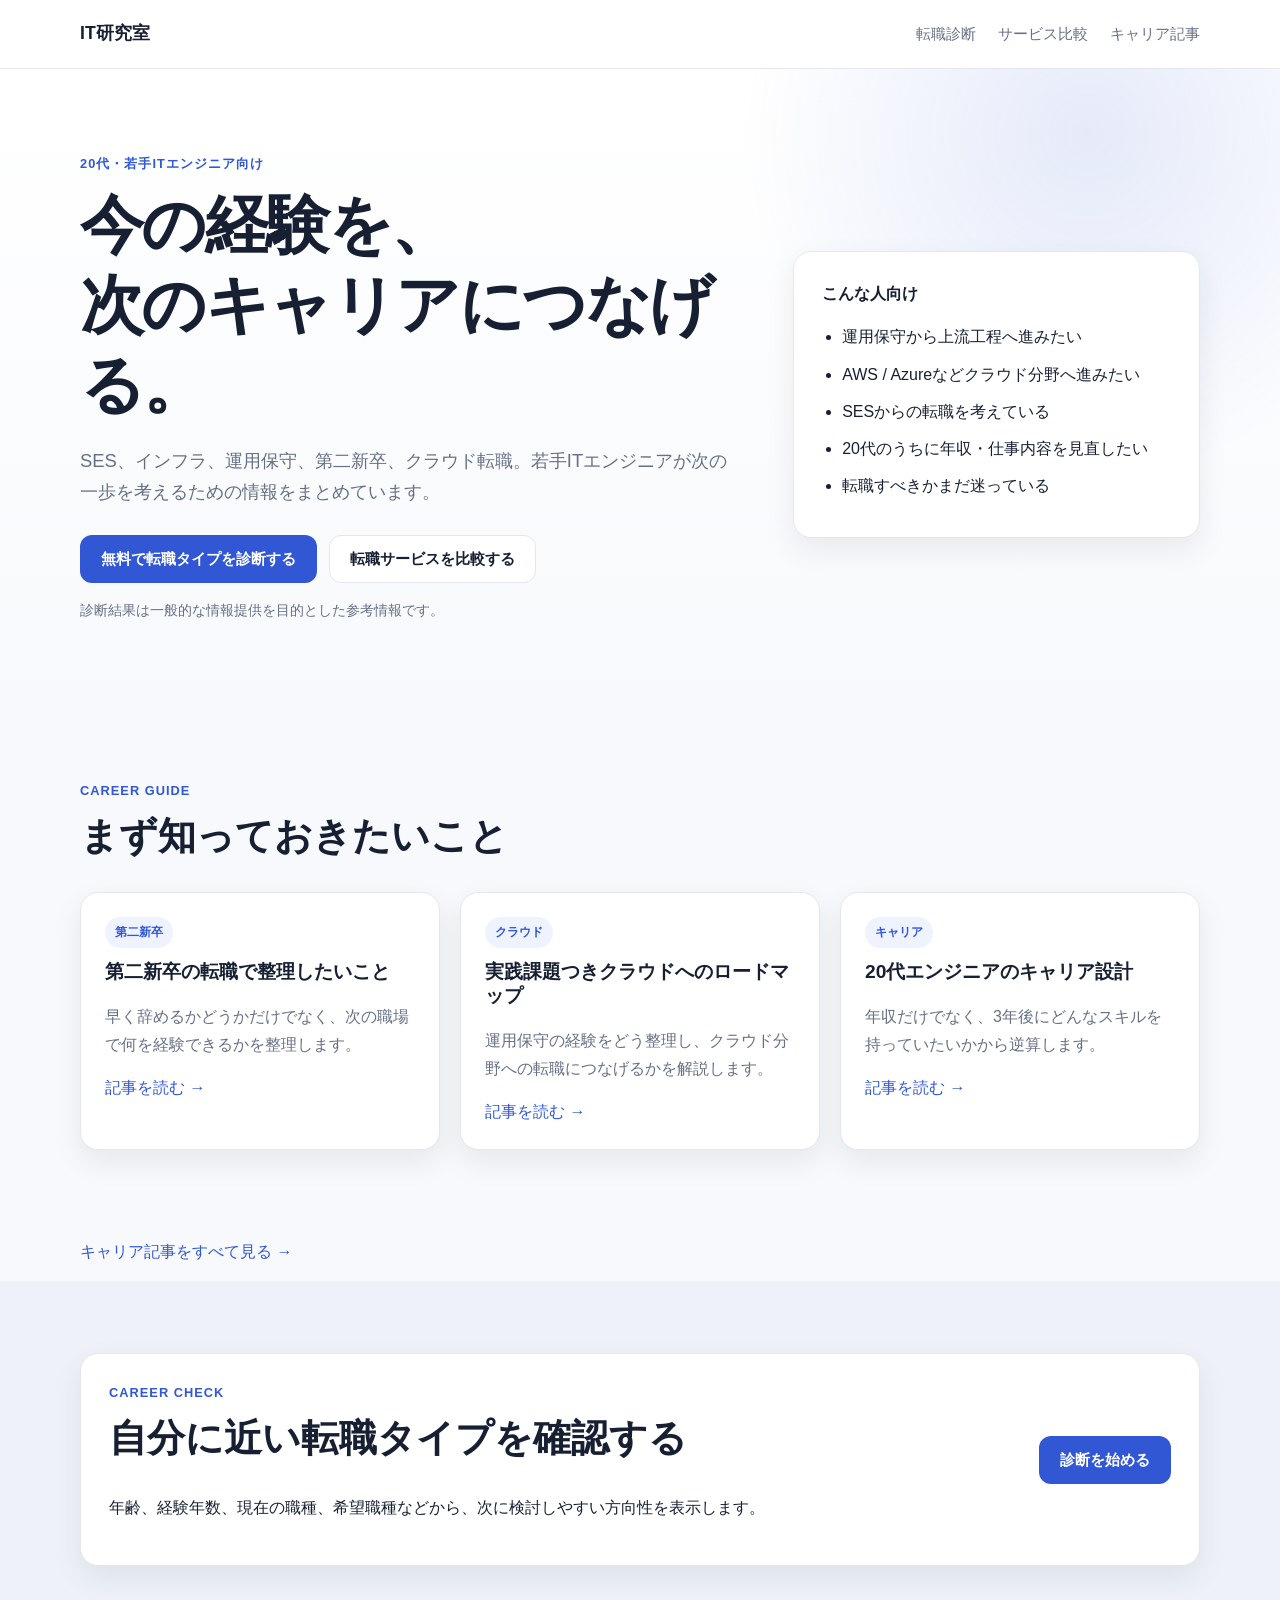
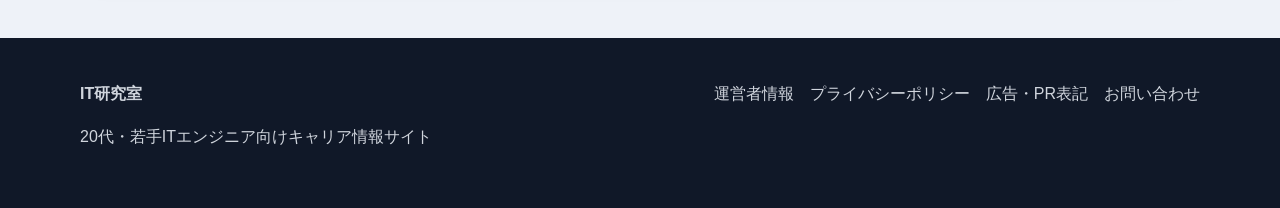
<file: index.html>
<!doctype html>
<html lang="ja">
<head>
  <meta charset="utf-8">
  <meta name="viewport" content="width=device-width, initial-scale=1">
  <meta name="description" content="20代・若手ITエンジニア向けに、転職・キャリア・クラウド・第二新卒の情報を発信するIT研究室。">
  <title>IT研究室｜20代ITエンジニアのキャリア・転職</title>
  <link rel="stylesheet" href="css/style.css">
</head>
<body>
  <header class="site-header">
    <div class="container header-inner">
      <a class="logo" href="index.html">IT研究室</a>
      <nav class="nav" aria-label="メインナビゲーション">
        <a href="diagnosis.html">転職診断</a>
        <a href="compare.html">サービス比較</a>
        <a href="articles/index.html">キャリア記事</a>
      </nav>
    </div>
  </header>

  <main>
    <section class="hero">
      <div class="container hero-grid">
        <div>
          <p class="eyebrow">20代・若手ITエンジニア向け</p>
          <h1>今の経験を、<br>次のキャリアにつなげる。</h1>
          <p class="lead">SES、インフラ、運用保守、第二新卒、クラウド転職。若手ITエンジニアが次の一歩を考えるための情報をまとめています。</p>
          <div class="actions">
            <a class="btn btn-primary" href="diagnosis.html">無料で転職タイプを診断する</a>
            <a class="btn btn-secondary" href="compare.html">転職サービスを比較する</a>
          </div>
          <p class="note">診断結果は一般的な情報提供を目的とした参考情報です。</p>
        </div>

        <div class="hero-card">
          <p class="card-label">こんな人向け</p>
          <ul class="check-list">
            <li>運用保守から上流工程へ進みたい</li>
            <li>AWS / Azureなどクラウド分野へ進みたい</li>
            <li>SESからの転職を考えている</li>
            <li>20代のうちに年収・仕事内容を見直したい</li>
            <li>転職すべきかまだ迷っている</li>
          </ul>
        </div>
      </div>
    </section>

    <section class="section">
      <div class="container">
        <div class="section-heading">
          <p class="eyebrow">Career Guide</p>
          <h2>まず知っておきたいこと</h2>
        </div>

        <div class="card-grid">
          <article class="content-card">
            <span class="tag">第二新卒</span>
            <h3>第二新卒の転職で整理したいこと</h3>
            <p>早く辞めるかどうかだけでなく、次の職場で何を経験できるかを整理します。</p>
            <a href="articles/second-career.html">記事を読む →</a>
          </article>

          <article class="content-card">
            <span class="tag">クラウド</span>
            <h3>実践課題つきクラウドへのロードマップ</h3>
            <p>運用保守の経験をどう整理し、クラウド分野への転職につなげるかを解説します。</p>
            <a href="articles/infrastructure-cloud.html">記事を読む →</a>
          </article>

          <article class="content-card">
            <span class="tag">キャリア</span>
            <h3>20代エンジニアのキャリア設計</h3>
            <p>年収だけでなく、3年後にどんなスキルを持っていたいかから逆算します。</p>
            <a href="articles/career-plan.html">記事を読む →</a>
          </article>
        </div>
      </div>
    </section>

    <div class="container"><p><a href="articles/index.html">キャリア記事をすべて見る →</a></p></div>

    <section class="section section-muted">
      <div class="container cta-panel">
        <div>
          <p class="eyebrow">Career Check</p>
          <h2>自分に近い転職タイプを確認する</h2>
          <p>年齢、経験年数、現在の職種、希望職種などから、次に検討しやすい方向性を表示します。</p>
        </div>
        <a class="btn btn-primary" href="diagnosis.html">診断を始める</a>
      </div>
    </section>
  </main>

  <footer class="site-footer">
    <div class="container footer-grid">
      <div>
        <strong>IT研究室</strong>
        <p>20代・若手ITエンジニア向けキャリア情報サイト</p>
      </div>
      <div class="footer-links">
        <a href="about.html">運営者情報</a>
        <a href="privacy.html">プライバシーポリシー</a>
        <a href="advertising.html">広告・PR表記</a>
        <a href="contact.html">お問い合わせ</a>
      </div>
    </div>
  </footer>

  <script src="js/main.js"></script>
</body>
</html>
</file>
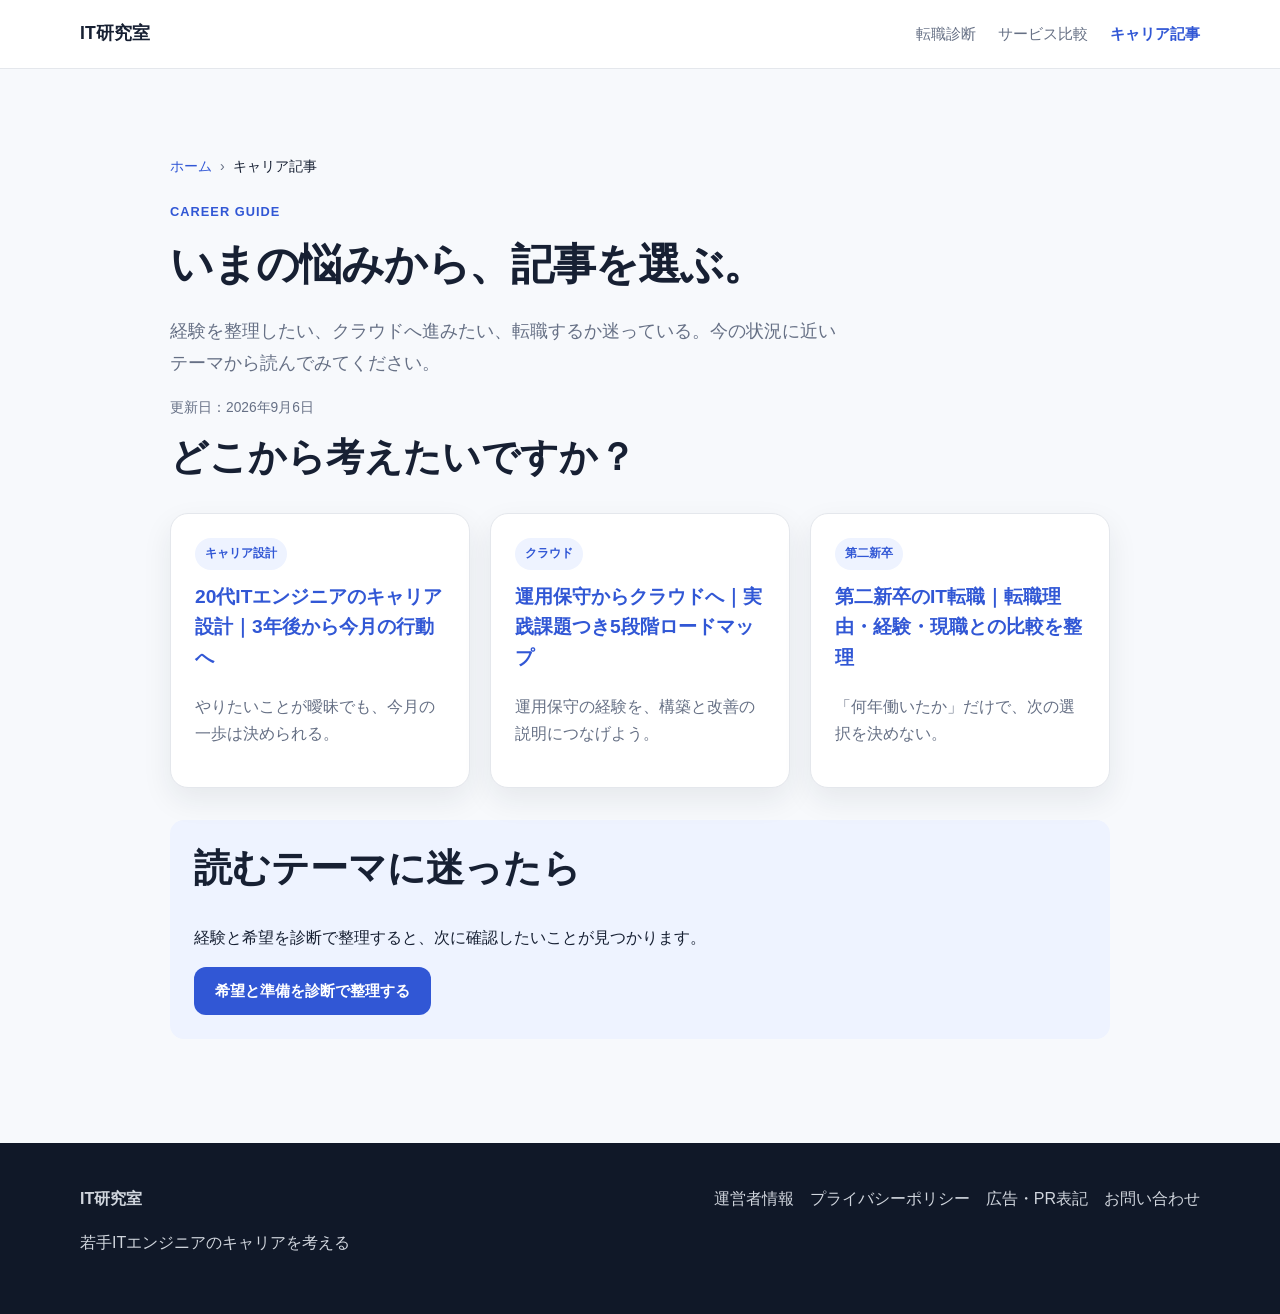
<file: articles/index.html>
<!doctype html>
<html lang="ja"><head>
<meta charset="utf-8"><meta name="viewport" content="width=device-width, initial-scale=1">
<title>キャリア記事一覧｜悩みから選ぶITキャリアガイド｜IT研究室</title>
<meta name="description" content="将来の方向、クラウドへのステップアップ、第二新卒の転職。若手ITエンジニアの悩み別に、具体的な記入表や実践課題つきのキャリア記事を選べます。">
<link rel="canonical" href="https://proud-glacier-0eedb0610.6.azurestaticapps.net/articles/index.html">
<meta property="og:type" content="website">
<meta property="og:locale" content="ja_JP"><meta property="og:site_name" content="IT研究室">
<meta property="og:title" content="キャリア記事一覧｜悩みから選ぶITキャリアガイド"><meta property="og:description" content="将来の方向、クラウドへのステップアップ、第二新卒の転職。若手ITエンジニアの悩み別に、具体的な記入表や実践課題つきのキャリア記事を選べます。">
<meta property="og:url" content="https://proud-glacier-0eedb0610.6.azurestaticapps.net/articles/index.html"><meta property="og:image" content="https://proud-glacier-0eedb0610.6.azurestaticapps.net/images/articles/index.png">
<meta property="og:image:width" content="1200"><meta property="og:image:height" content="630">
<meta property="og:image:alt" content="IT研究室 キャリアガイド">
<meta name="twitter:card" content="summary_large_image">
<meta name="twitter:title" content="キャリア記事一覧｜悩みから選ぶITキャリアガイド"><meta name="twitter:description" content="将来の方向、クラウドへのステップアップ、第二新卒の転職。若手ITエンジニアの悩み別に、具体的な記入表や実践課題つきのキャリア記事を選べます。">
<meta name="twitter:image" content="https://proud-glacier-0eedb0610.6.azurestaticapps.net/images/articles/index.png"><meta name="twitter:image:alt" content="IT研究室 キャリアガイド">
<link rel="stylesheet" href="../css/style.css"><link rel="stylesheet" href="../css/articles.css">
</head><body><a class="skip-link" href="#main">本文へ移動</a>
<header class="site-header"><div class="container header-inner"><a class="logo" href="../index.html">IT研究室</a><nav class="nav" aria-label="メインナビゲーション"><a href="../diagnosis.html">転職診断</a><a href="../compare.html">サービス比較</a><a class="active" href="index.html" aria-current="page">キャリア記事</a></nav></div></header><main id="main" class="section"><div class="container article-container"><nav class="breadcrumbs" aria-label="パンくず"><ol><li><a href="../index.html">ホーム</a></li><li aria-current="page">キャリア記事</li></ol></nav><p class="eyebrow">Career Guide</p><h1>いまの悩みから、記事を選ぶ。</h1><p class="lead">経験を整理したい、クラウドへ進みたい、転職するか迷っている。今の状況に近いテーマから読んでみてください。</p><p class="note">更新日：<time datetime="2026-09-06">2026年9月6日</time></p><section aria-labelledby="choose"><h2 id="choose">どこから考えたいですか？</h2><div class="article-cards"><article class="content-card"><span class="tag">キャリア設計</span><h3><a href="career-plan.html">20代ITエンジニアのキャリア設計｜3年後から今月の行動へ</a></h3><p>やりたいことが曖昧でも、今月の一歩は決められる。</p></article><article class="content-card"><span class="tag">クラウド</span><h3><a href="infrastructure-cloud.html">運用保守からクラウドへ｜実践課題つき5段階ロードマップ</a></h3><p>運用保守の経験を、構築と改善の説明につなげよう。</p></article><article class="content-card"><span class="tag">第二新卒</span><h3><a href="second-career.html">第二新卒のIT転職｜転職理由・経験・現職との比較を整理</a></h3><p>「何年働いたか」だけで、次の選択を決めない。</p></article></div></section><section class="article-cta" aria-labelledby="check"><h2 id="check">読むテーマに迷ったら</h2><p>経験と希望を診断で整理すると、次に確認したいことが見つかります。</p><a class="btn btn-primary" href="../diagnosis.html">希望と準備を診断で整理する</a></section></div></main><footer class="site-footer"><div class="container footer-grid"><div><strong>IT研究室</strong><p>若手ITエンジニアのキャリアを考える</p></div><nav class="footer-links" aria-label="運営情報"><a href="../about.html">運営者情報</a><a href="../privacy.html">プライバシーポリシー</a><a href="../advertising.html">広告・PR表記</a><a href="../contact.html">お問い合わせ</a></nav></div></footer></body></html>
</file>
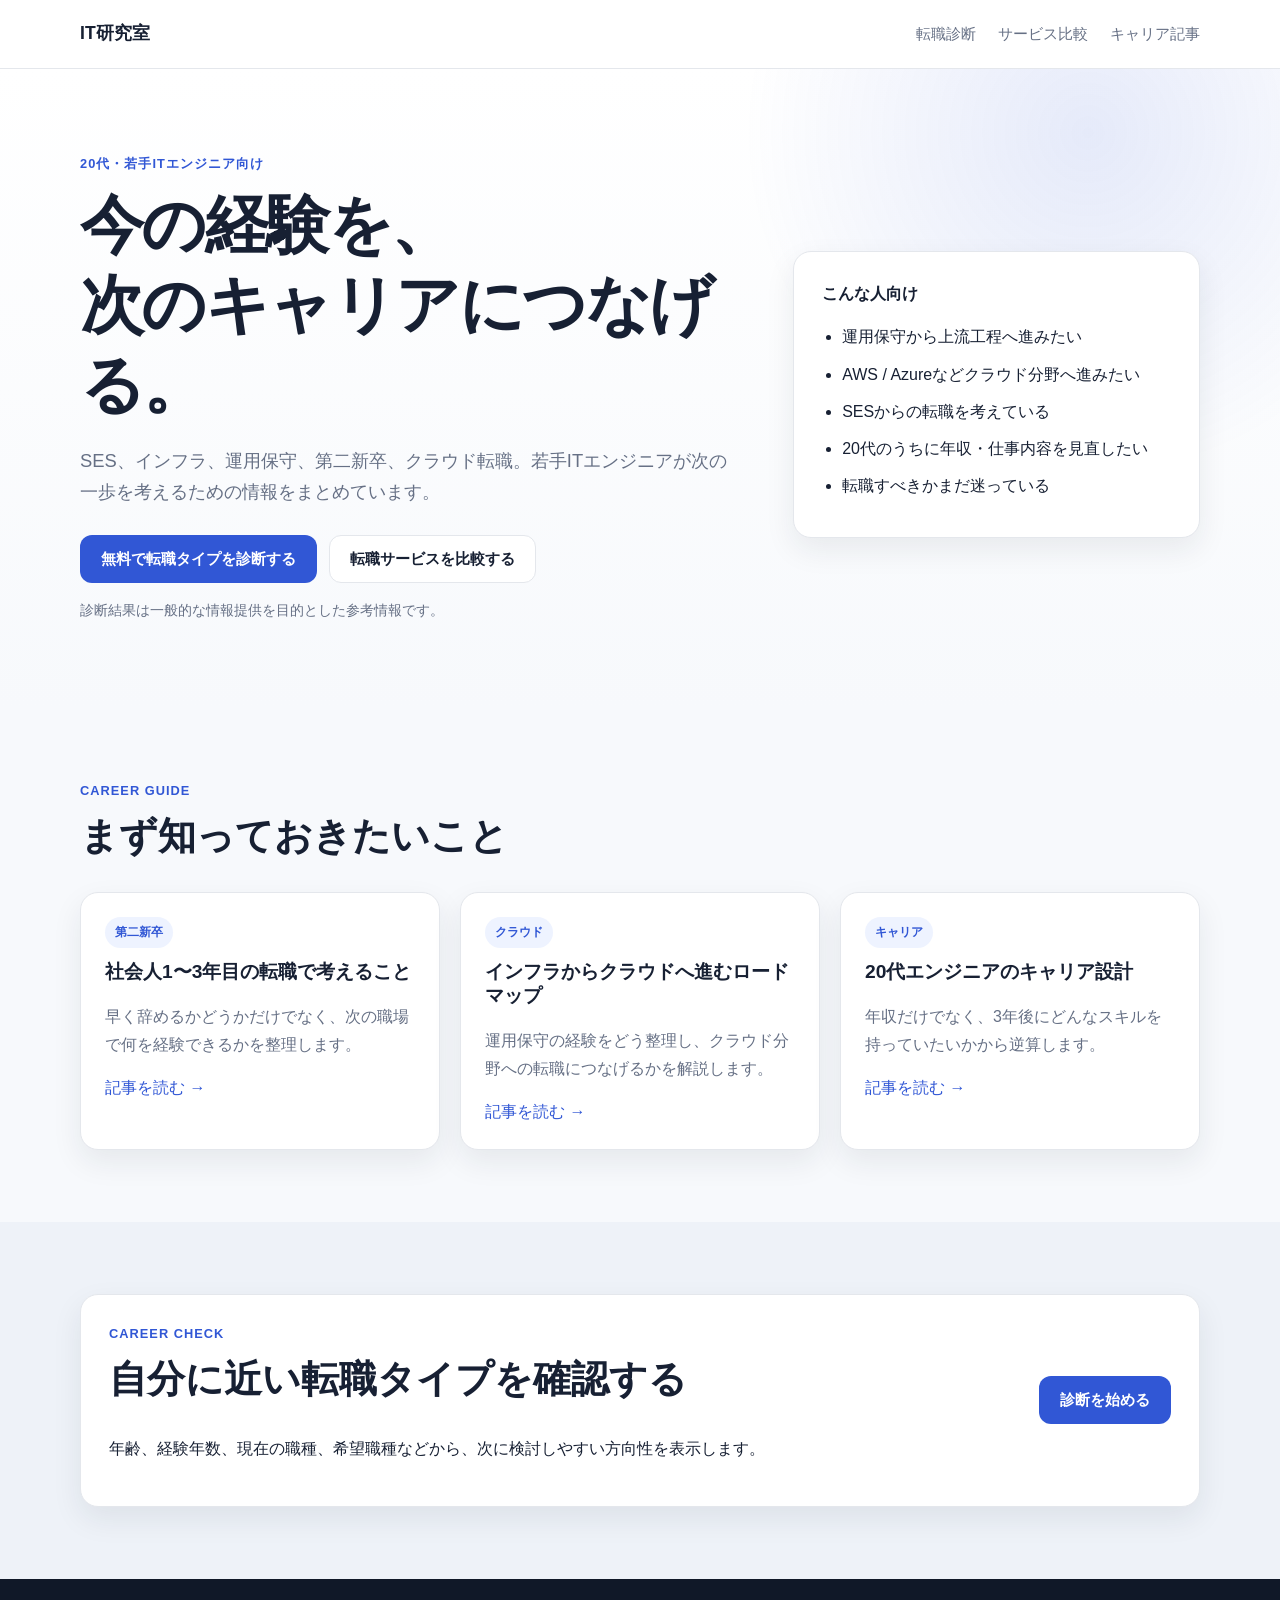
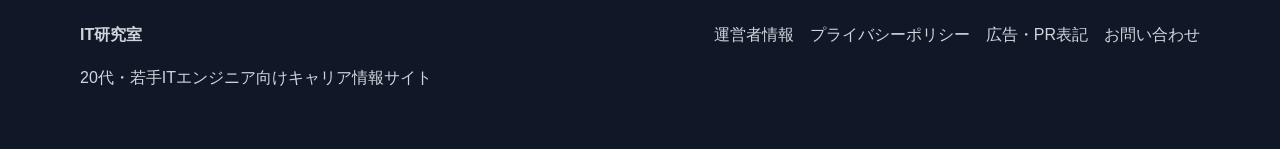
<file: it-career-lab-initial/index.html>
<!doctype html>
<html lang="ja">
<head>
  <meta charset="utf-8">
  <meta name="viewport" content="width=device-width, initial-scale=1">
  <meta name="description" content="20代・若手ITエンジニア向けに、転職・キャリア・クラウド・第二新卒の情報を発信するIT研究室。">
  <title>IT研究室｜20代ITエンジニアのキャリア・転職</title>
  <link rel="stylesheet" href="css/style.css">
</head>
<body>
  <header class="site-header">
    <div class="container header-inner">
      <a class="logo" href="index.html">IT研究室</a>
      <nav class="nav" aria-label="メインナビゲーション">
        <a href="diagnosis.html">転職診断</a>
        <a href="compare.html">サービス比較</a>
        <a href="articles/career-plan.html">キャリア記事</a>
      </nav>
    </div>
  </header>

  <main>
    <section class="hero">
      <div class="container hero-grid">
        <div>
          <p class="eyebrow">20代・若手ITエンジニア向け</p>
          <h1>今の経験を、<br>次のキャリアにつなげる。</h1>
          <p class="lead">SES、インフラ、運用保守、第二新卒、クラウド転職。若手ITエンジニアが次の一歩を考えるための情報をまとめています。</p>
          <div class="actions">
            <a class="btn btn-primary" href="diagnosis.html">無料で転職タイプを診断する</a>
            <a class="btn btn-secondary" href="compare.html">転職サービスを比較する</a>
          </div>
          <p class="note">診断結果は一般的な情報提供を目的とした参考情報です。</p>
        </div>

        <div class="hero-card">
          <p class="card-label">こんな人向け</p>
          <ul class="check-list">
            <li>運用保守から上流工程へ進みたい</li>
            <li>AWS / Azureなどクラウド分野へ進みたい</li>
            <li>SESからの転職を考えている</li>
            <li>20代のうちに年収・仕事内容を見直したい</li>
            <li>転職すべきかまだ迷っている</li>
          </ul>
        </div>
      </div>
    </section>

    <section class="section">
      <div class="container">
        <div class="section-heading">
          <p class="eyebrow">Career Guide</p>
          <h2>まず知っておきたいこと</h2>
        </div>

        <div class="card-grid">
          <article class="content-card">
            <span class="tag">第二新卒</span>
            <h3>社会人1〜3年目の転職で考えること</h3>
            <p>早く辞めるかどうかだけでなく、次の職場で何を経験できるかを整理します。</p>
            <a href="articles/second-career.html">記事を読む →</a>
          </article>

          <article class="content-card">
            <span class="tag">クラウド</span>
            <h3>インフラからクラウドへ進むロードマップ</h3>
            <p>運用保守の経験をどう整理し、クラウド分野への転職につなげるかを解説します。</p>
            <a href="articles/infrastructure-cloud.html">記事を読む →</a>
          </article>

          <article class="content-card">
            <span class="tag">キャリア</span>
            <h3>20代エンジニアのキャリア設計</h3>
            <p>年収だけでなく、3年後にどんなスキルを持っていたいかから逆算します。</p>
            <a href="articles/career-plan.html">記事を読む →</a>
          </article>
        </div>
      </div>
    </section>

    <section class="section section-muted">
      <div class="container cta-panel">
        <div>
          <p class="eyebrow">Career Check</p>
          <h2>自分に近い転職タイプを確認する</h2>
          <p>年齢、経験年数、現在の職種、希望職種などから、次に検討しやすい方向性を表示します。</p>
        </div>
        <a class="btn btn-primary" href="diagnosis.html">診断を始める</a>
      </div>
    </section>
  </main>

  <footer class="site-footer">
    <div class="container footer-grid">
      <div>
        <strong>IT研究室</strong>
        <p>20代・若手ITエンジニア向けキャリア情報サイト</p>
      </div>
      <div class="footer-links">
        <a href="about.html">運営者情報</a>
        <a href="privacy.html">プライバシーポリシー</a>
        <a href="advertising.html">広告・PR表記</a>
        <a href="contact.html">お問い合わせ</a>
      </div>
    </div>
  </footer>

  <script src="js/main.js"></script>
</body>
</html>
</file>
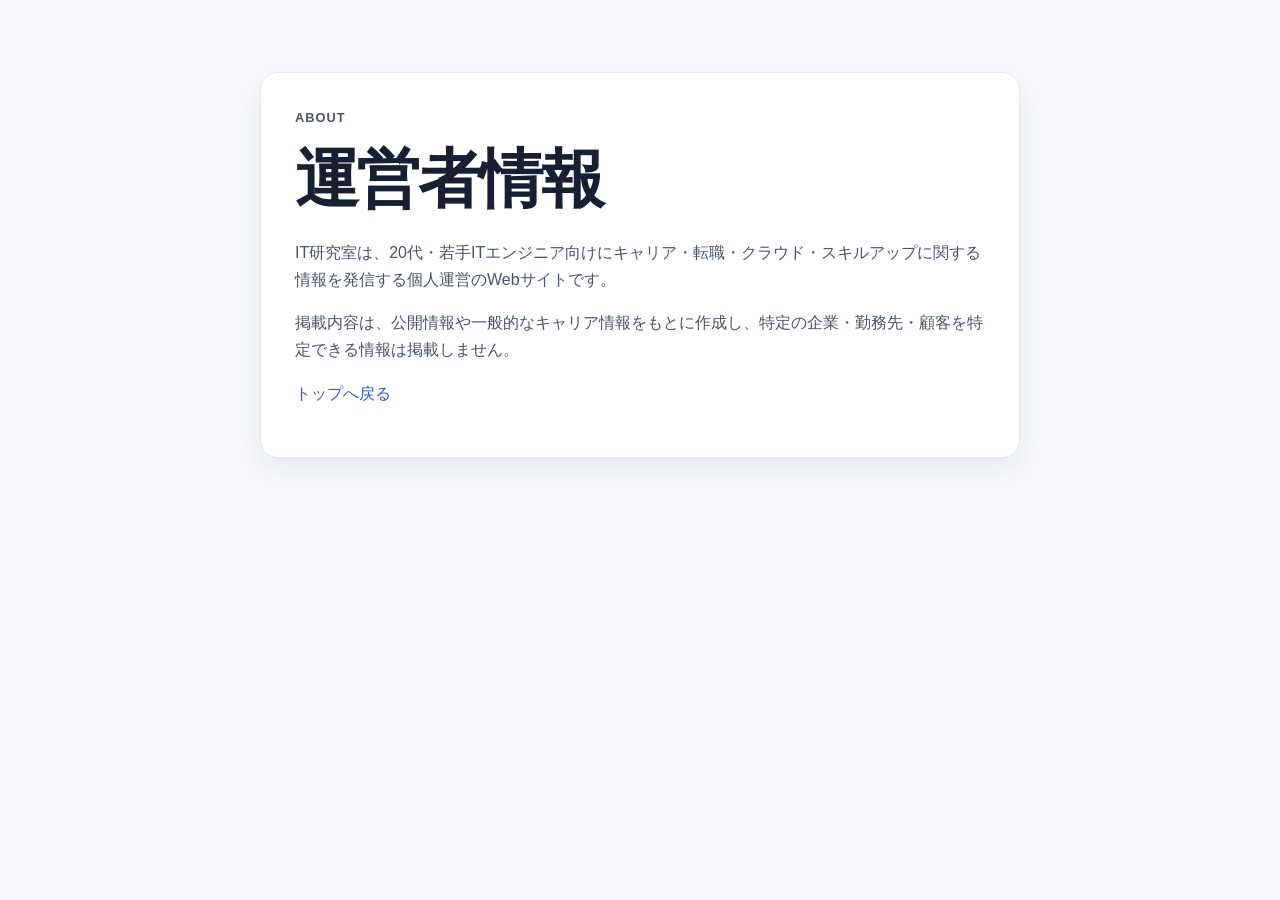
<file: about.html>
<!doctype html><html lang="ja"><head><meta charset="utf-8"><meta name="viewport" content="width=device-width,initial-scale=1"><title>運営者情報｜IT研究室</title><link rel="stylesheet" href="css/style.css"></head><body><main class="section"><div class="container narrow"><article class="article"><p class="eyebrow">About</p><h1>運営者情報</h1><p>IT研究室は、20代・若手ITエンジニア向けにキャリア・転職・クラウド・スキルアップに関する情報を発信する個人運営のWebサイトです。</p><p>掲載内容は、公開情報や一般的なキャリア情報をもとに作成し、特定の企業・勤務先・顧客を特定できる情報は掲載しません。</p><p><a href="index.html">トップへ戻る</a></p></article></div></main></body></html>
</file>
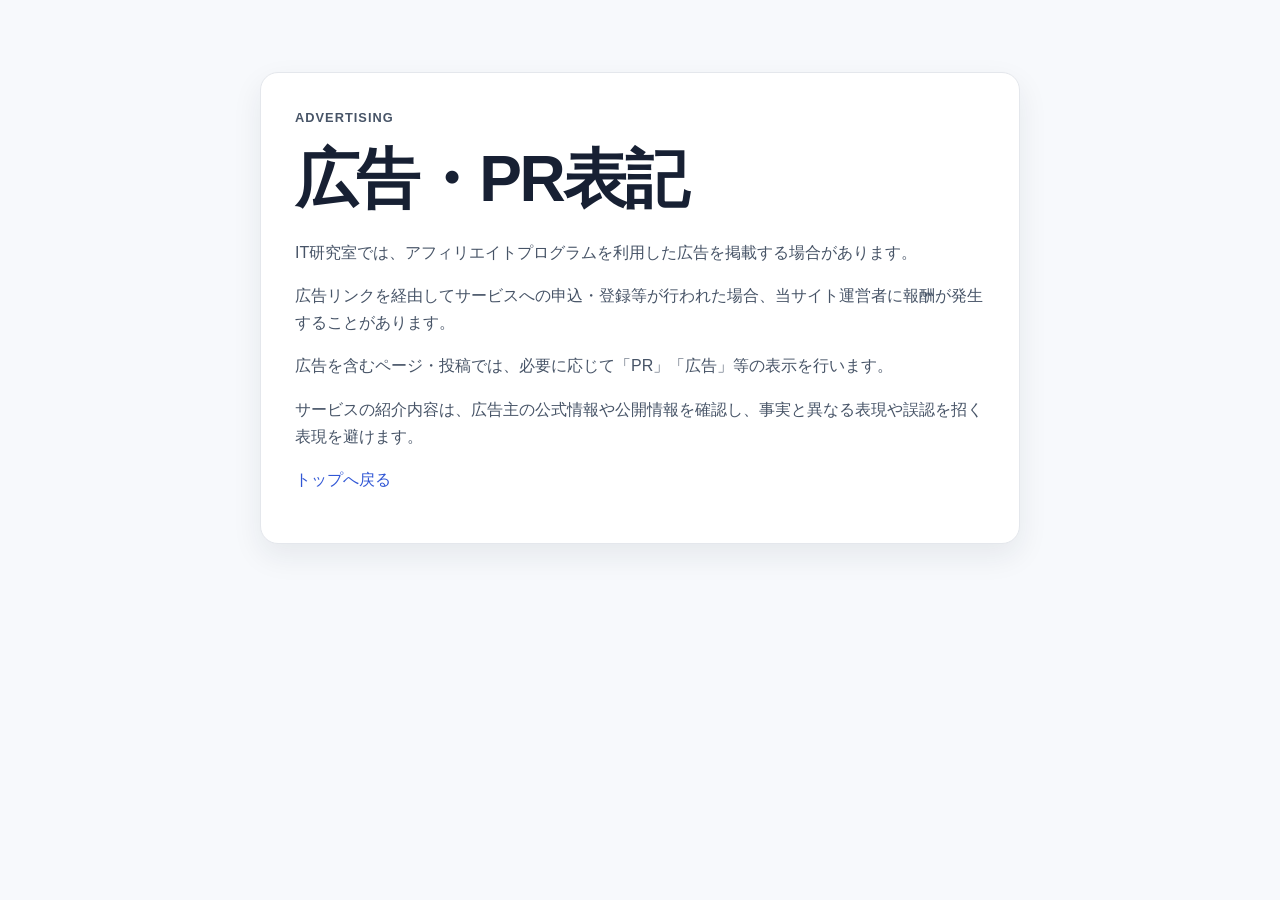
<file: advertising.html>
<!doctype html><html lang="ja"><head><meta charset="utf-8"><meta name="viewport" content="width=device-width,initial-scale=1"><title>広告・PR表記｜IT研究室</title><link rel="stylesheet" href="css/style.css"></head><body><main class="section"><div class="container narrow"><article class="article"><p class="eyebrow">Advertising</p><h1>広告・PR表記</h1><p>IT研究室では、アフィリエイトプログラムを利用した広告を掲載する場合があります。</p><p>広告リンクを経由してサービスへの申込・登録等が行われた場合、当サイト運営者に報酬が発生することがあります。</p><p>広告を含むページ・投稿では、必要に応じて「PR」「広告」等の表示を行います。</p><p>サービスの紹介内容は、広告主の公式情報や公開情報を確認し、事実と異なる表現や誤認を招く表現を避けます。</p><p><a href="index.html">トップへ戻る</a></p></article></div></main></body></html>
</file>
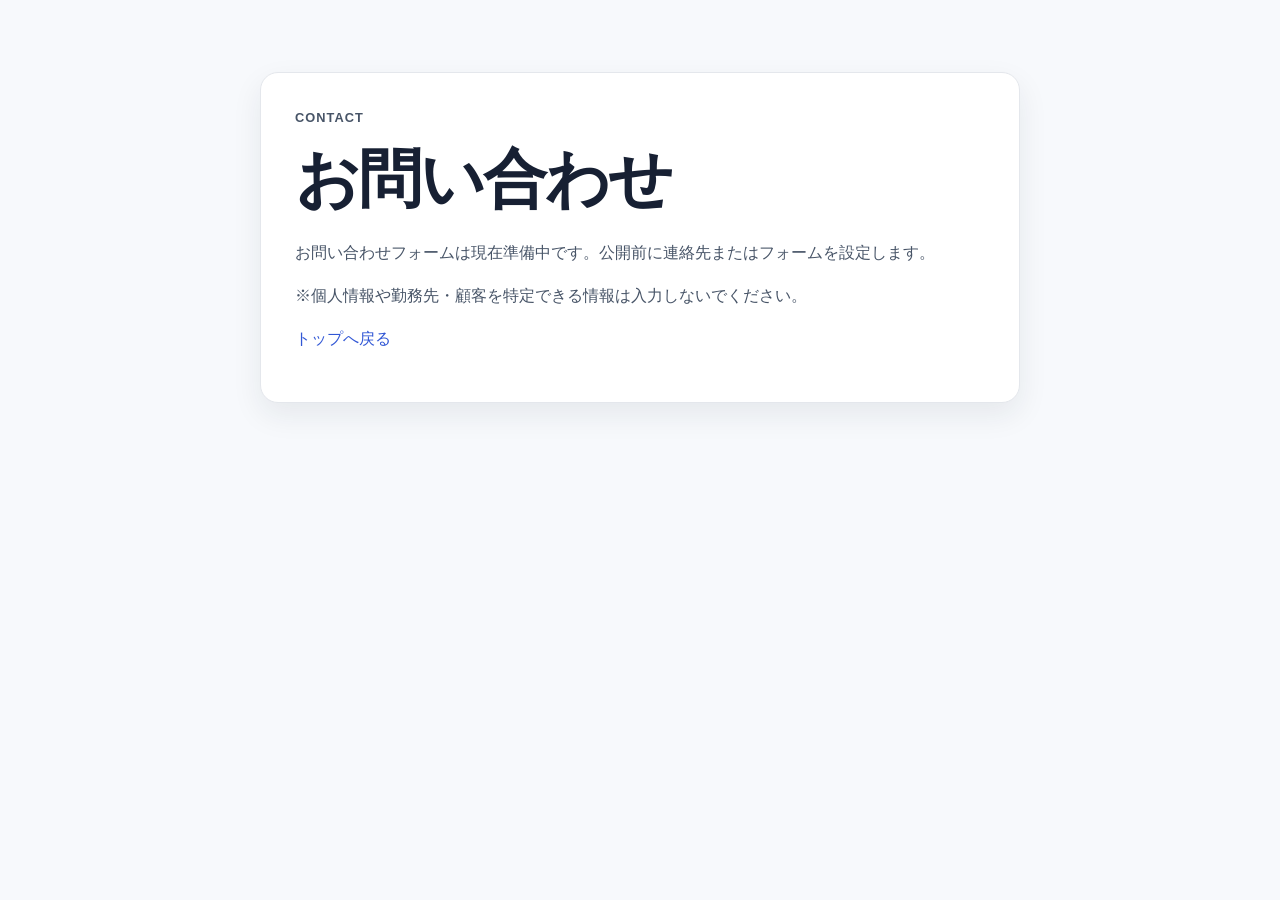
<file: contact.html>
<!doctype html><html lang="ja"><head><meta charset="utf-8"><meta name="viewport" content="width=device-width,initial-scale=1"><title>お問い合わせ｜IT研究室</title><link rel="stylesheet" href="css/style.css"></head><body><main class="section"><div class="container narrow"><article class="article"><p class="eyebrow">Contact</p><h1>お問い合わせ</h1><p>お問い合わせフォームは現在準備中です。公開前に連絡先またはフォームを設定します。</p><p>※個人情報や勤務先・顧客を特定できる情報は入力しないでください。</p><p><a href="index.html">トップへ戻る</a></p></article></div></main></body></html>
</file>
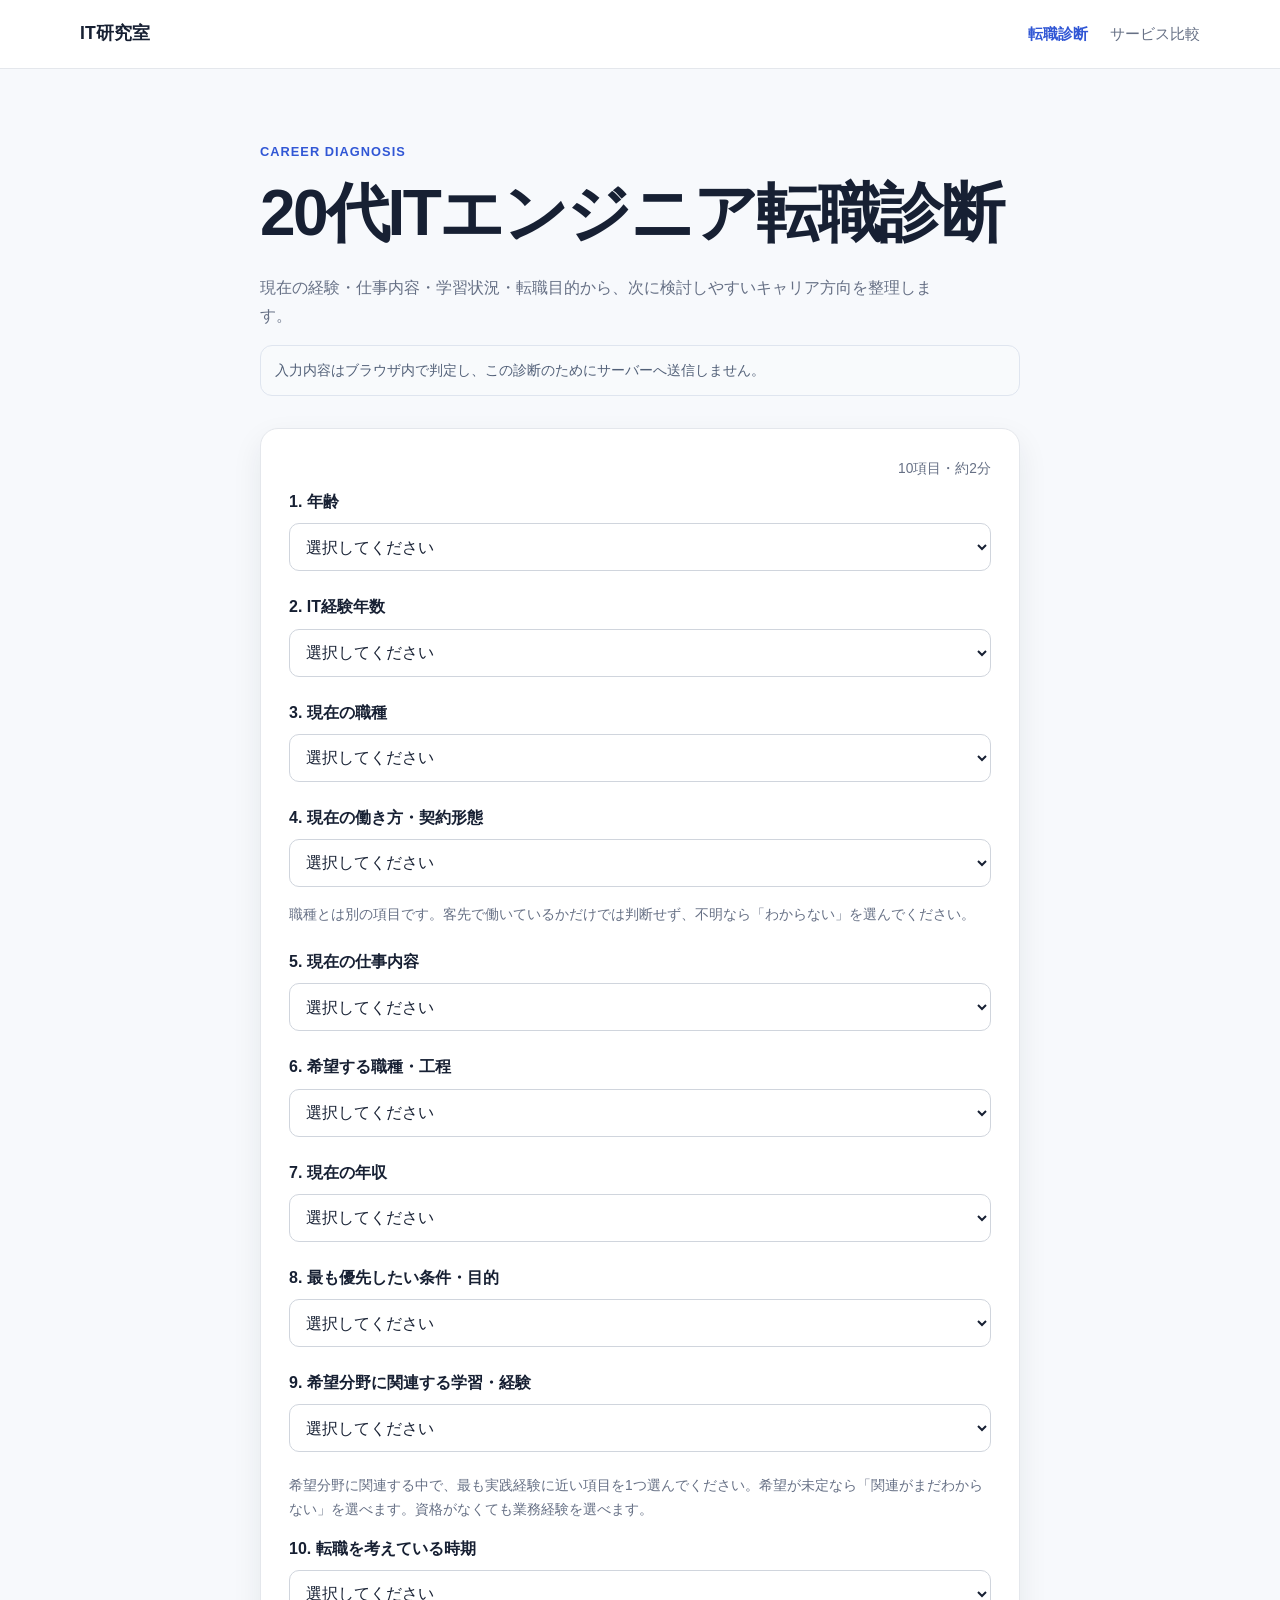
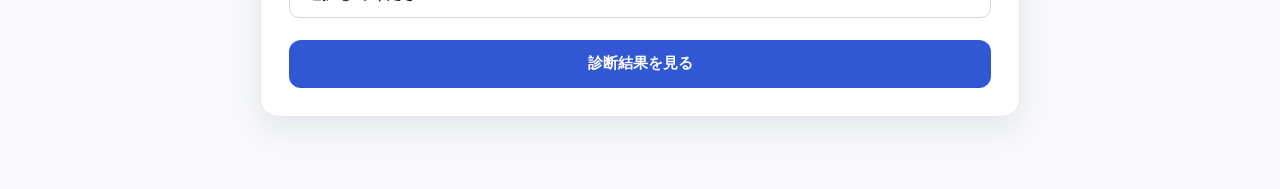
<file: diagnosis.html>
<!doctype html>
<html lang="ja">
<head>
  <meta charset="utf-8">
  <meta name="viewport" content="width=device-width, initial-scale=1">
  <meta name="description" content="20代ITエンジニア向け転職タイプ診断。現在の経験・仕事内容・学習状況・転職目的から、次に検討しやすいキャリア方向を整理します。">
  <title>20代ITエンジニア転職診断｜IT研究室</title>
  <link rel="stylesheet" href="css/style.css">
  <link rel="stylesheet" href="css/diagnosis.css">
</head>
<body>
  <header class="site-header">
    <div class="container header-inner">
      <a class="logo" href="index.html">IT研究室</a>
      <nav class="nav">
        <a class="active" href="diagnosis.html">転職診断</a>
        <a href="compare.html">サービス比較</a>
      </nav>
    </div>
  </header>

  <main class="section">
    <div class="container narrow">
      <p class="eyebrow">Career Diagnosis</p>
      <h1>20代ITエンジニア転職診断</h1>
      <p class="lead small">
        現在の経験・仕事内容・学習状況・転職目的から、次に検討しやすいキャリア方向を整理します。
      </p>
      <p class="diagnosis-privacy">
        入力内容はブラウザ内で判定し、この診断のためにサーバーへ送信しません。
      </p>

      <p id="diagnosisStatus" class="note" role="status"></p>
      <noscript><p>診断にはJavaScriptを有効にしてください。</p></noscript>
      <form id="diagnosisForm" class="form-card">
        <div class="diagnosis-progress">
          <span>10項目・約2分</span>
        </div>

        <div class="form-group">
          <label for="age">1. 年齢</label>
          <select id="age" required>
            <option value="">選択してください</option>
            <option value="20-21">20〜21歳</option>
            <option value="22-24">22〜24歳</option>
            <option value="25-27">25〜27歳</option>
            <option value="28-29">28〜29歳</option>
            <option value="30+">30歳以上</option>
          </select>
        </div>

        <div class="form-group">
          <label for="experience">2. IT経験年数</label>
          <select id="experience" required>
            <option value="">選択してください</option>
            <option value="0-1">1年未満</option>
            <option value="1-3">1年以上3年未満</option>
            <option value="3-5">3年以上5年未満</option>
            <option value="5+">5年以上</option>
          </select>
        </div>

        <div class="form-group">
          <label for="job">3. 現在の職種</label>
          <select id="job" required>
            <option value="">選択してください</option>
            <option value="infra">インフラエンジニア</option>
            <option value="developer">開発エンジニア</option>
            <option value="ops">運用・保守エンジニア</option>
            <option value="internal">社内SE</option>
            <option value="other">その他</option>
          </select>
        </div>

        <div class="form-group">
          <label for="arrangement">4. 現在の働き方・契約形態</label>
          <select id="arrangement" required aria-describedby="arrangementHelp">
            <option value="">選択してください</option>
            <option value="ses">SES契約の業務</option>
            <option value="dispatch">派遣契約の業務</option>
            <option value="other">それ以外</option>
            <option value="unknown">わからない</option>
          </select>
          <p id="arrangementHelp" class="note">職種とは別の項目です。客先で働いているかだけでは判断せず、不明なら「わからない」を選んでください。</p>
        </div>

        <div class="form-group">
          <label for="work">5. 現在の仕事内容</label>
          <select id="work" required>
            <option value="">選択してください</option>
            <option value="monitoring">監視・定型オペレーション中心</option>
            <option value="operation">運用・保守・障害対応中心</option>
            <option value="build">構築・設定変更中心</option>
            <option value="design">設計・要件整理など上流工程</option>
            <option value="development">開発・実装中心</option>
            <option value="mixed">複数工程を担当している</option>
            <option value="other">その他</option>
          </select>
        </div>

        <div class="form-group">
          <label for="target">6. 希望する職種・工程</label>
          <select id="target" required>
            <option value="">選択してください</option>
            <option value="cloud">クラウドエンジニア</option>
            <option value="upstream">設計・構築など上流工程</option>
            <option value="developer">開発エンジニア</option>
            <option value="internal">社内SE・自社側のIT職</option>
            <option value="undecided">まだ決めていない</option>
          </select>
        </div>

        <div class="form-group">
          <label for="salary">7. 現在の年収</label>
          <select id="salary" required>
            <option value="">選択してください</option>
            <option value="under300">300万円未満</option>
            <option value="300-399">300〜399万円</option>
            <option value="400-499">400〜499万円</option>
            <option value="500+">500万円以上</option>
          </select>
        </div>

        <div class="form-group">
          <label for="purpose">8. 最も優先したい条件・目的</label>
          <select id="purpose" required>
            <option value="">選択してください</option>
            <option value="skill">スキル・経験の幅を広げたい</option>
            <option value="salary">年収を上げたい</option>
            <option value="environment">働き方・職場環境を変えたい</option>
            <option value="career">将来のキャリアを整理したい</option>
            <option value="undecided">まだ整理できていない</option>
          </select>
        </div>

        <div class="form-group">
          <label for="study">9. 希望分野に関連する学習・経験</label>
          <select id="study" required aria-describedby="studyHelp">
            <option value="">選択してください</option>
            <option value="none">希望分野の学習・経験はまだない</option>
            <option value="studying">希望分野の資格・技術を勉強中</option>
            <option value="certified">希望分野の関連資格を取得済み</option>
            <option value="handson">希望分野の個人開発・ハンズオン経験あり</option>
            <option value="work">希望分野を業務でも経験している</option>
            <option value="uncertain">希望分野との関連がまだわからない</option>
          </select>
        </div>

        <p id="studyHelp" class="note">希望分野に関連する中で、最も実践経験に近い項目を1つ選んでください。希望が未定なら「関連がまだわからない」を選べます。資格がなくても業務経験を選べます。</p>

        <div class="form-group">
          <label for="timing">10. 転職を考えている時期</label>
          <select id="timing" required>
            <option value="">選択してください</option>
            <option value="asap">できるだけ早く</option>
            <option value="3m">3か月以内</option>
            <option value="6m">半年以内</option>
            <option value="1y">1年以内</option>
            <option value="undecided">まだ決めていない</option>
          </select>
        </div>

        <button class="btn btn-primary btn-full" type="submit">診断結果を見る</button>
      </form>

      <section id="result" class="result-card hidden" aria-labelledby="resultTitle">
        <p class="eyebrow">Your Result</p>
        <h2 id="resultTitle" tabindex="-1"></h2>
        <p id="resultText" class="result-summary"></p>

        <p id="experienceNote" class="note"></p>
        <div class="result-points">
          <h3>この方向を提案した理由</h3>
          <ul id="reasonsList"></ul>
        </div>
        <div class="result-points">
          <h3>応募準備の目安</h3>
          <p id="readinessLabel"></p>
          <p class="note">希望の整理状況と関連する学習・経験をもとにした案内です。適性・内定確率や、転職すべきかを示す評価ではありません。</p>
        </div>

        <div class="diagnosis-grid">
          <div class="result-points">
            <h3>現在の強み</h3>
            <ul id="strengthsList"></ul>
          </div>

          <div class="result-points">
            <h3>今後補いたいポイント</h3>
            <ul id="issuesList"></ul>
          </div>
        </div>

        <div class="result-points">
          <h3>次にやること</h3>
          <p id="timingText"></p>
          <ol id="actionsList" class="action-list"></ol>
        </div>

        <div class="service-placeholder">
          <p class="card-label">相性を確認したい転職サービスの種類</p>
          <ul id="serviceTypes"></ul>
          <p class="service-note">
            特定サービスの掲載は、提携条件・対象者・掲載ルールを確認したうえで行います。
          </p>
          <a class="btn btn-secondary" href="compare.html">サービス比較を見る</a>
        </div>

        <div id="internalAffiliate" class="hidden"></div>
        <template id="internalAffiliateTemplate">
          <aside class="affiliate-card diagnosis-affiliate" aria-labelledby="diagnosisAffiliateTitle">
            <div>
              <p class="eyebrow">PR</p>
              <h3 id="diagnosisAffiliateTitle">社内SE転職ナビ</h3>
              <p>社内SE・自社側のIT職を希望する回答に関連する転職サービスです。現在の経験が対象になるか、求人ごとの仕事内容や勤務地を確認して利用を検討してください。</p>
              <p class="note">この広告リンクから申込み等が成立すると、運営者に報酬が支払われる場合があります。</p>
              <p class="affiliate-text"><a href="https://px.a8.net/svt/ejp?a8mat=4BC4QW+58QGBE+3IZO+HV7V6" rel="nofollow">顧客常駐はもう嫌だ！社内SEへ転職するなら【社内SE転職ナビ】</a>
<img border="0" width="1" height="1" src="https://www15.a8.net/0.gif?a8mat=4BC4QW+58QGBE+3IZO+HV7V6" alt=""></p>
            </div>
            <div class="affiliate-banner">
              <a href="https://px.a8.net/svt/ejp?a8mat=4BC4QW+58QGBE+3IZO+I0SHD" rel="nofollow">
                <img border="0" width="468" height="60" alt="社内SE転職ナビの広告" src="https://www25.a8.net/svt/bgt?aid=260906504317&amp;wid=002&amp;eno=01&amp;mid=s00000016458003027000&amp;mc=1">
              </a>
              <img border="0" width="1" height="1" src="https://www19.a8.net/0.gif?a8mat=4BC4QW+58QGBE+3IZO+I0SHD" alt="">
            </div>
          </aside>
        </template>

        <button id="retryButton" class="diagnosis-retry" type="button">回答を変更してもう一度診断する</button>

        <p class="note">
          本診断は一般的なキャリア整理のための目安です。転職の成功、内定、年収アップ等を保証するものではありません。
        </p>
      </section>
    </div>
  </main>

  <script src="js/diagnosis-core.js"></script>
  <script src="js/diagnosis.js"></script>
</body>
</html>
</file>
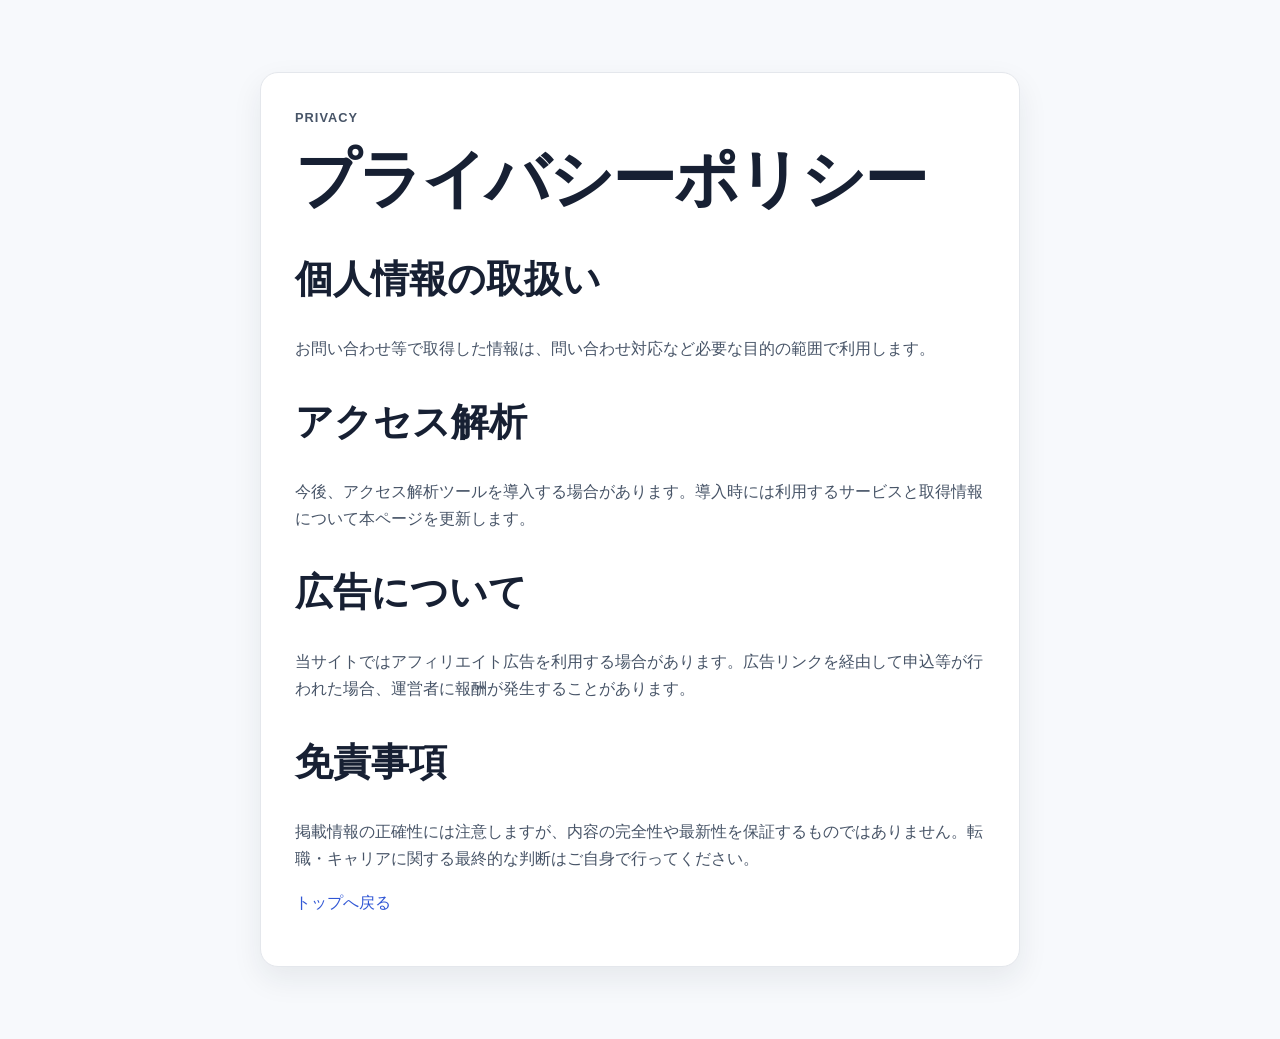
<file: privacy.html>
<!doctype html><html lang="ja"><head><meta charset="utf-8"><meta name="viewport" content="width=device-width,initial-scale=1"><title>プライバシーポリシー｜IT研究室</title><link rel="stylesheet" href="css/style.css"></head><body><main class="section"><div class="container narrow"><article class="article"><p class="eyebrow">Privacy</p><h1>プライバシーポリシー</h1><h2>個人情報の取扱い</h2><p>お問い合わせ等で取得した情報は、問い合わせ対応など必要な目的の範囲で利用します。</p><h2>アクセス解析</h2><p>今後、アクセス解析ツールを導入する場合があります。導入時には利用するサービスと取得情報について本ページを更新します。</p><h2>広告について</h2><p>当サイトではアフィリエイト広告を利用する場合があります。広告リンクを経由して申込等が行われた場合、運営者に報酬が発生することがあります。</p><h2>免責事項</h2><p>掲載情報の正確性には注意しますが、内容の完全性や最新性を保証するものではありません。転職・キャリアに関する最終的な判断はご自身で行ってください。</p><p><a href="index.html">トップへ戻る</a></p></article></div></main></body></html>
</file>
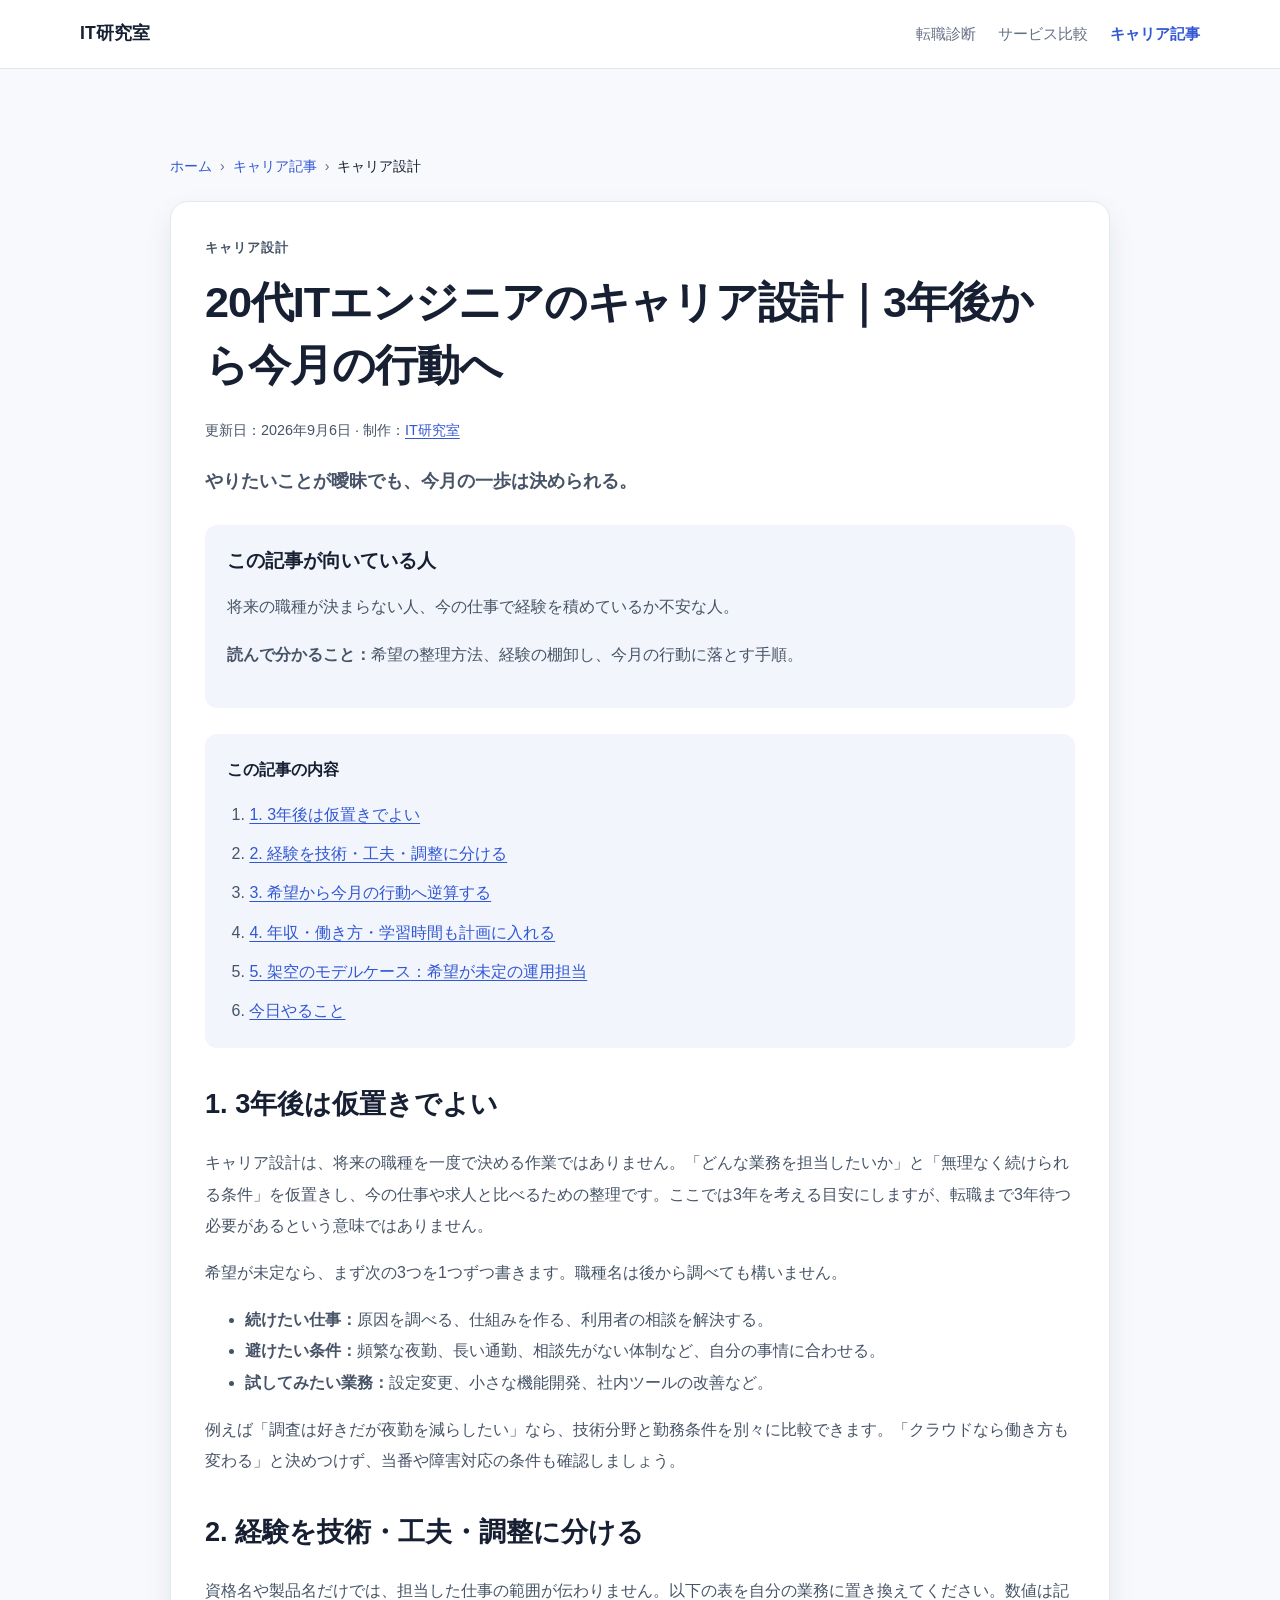
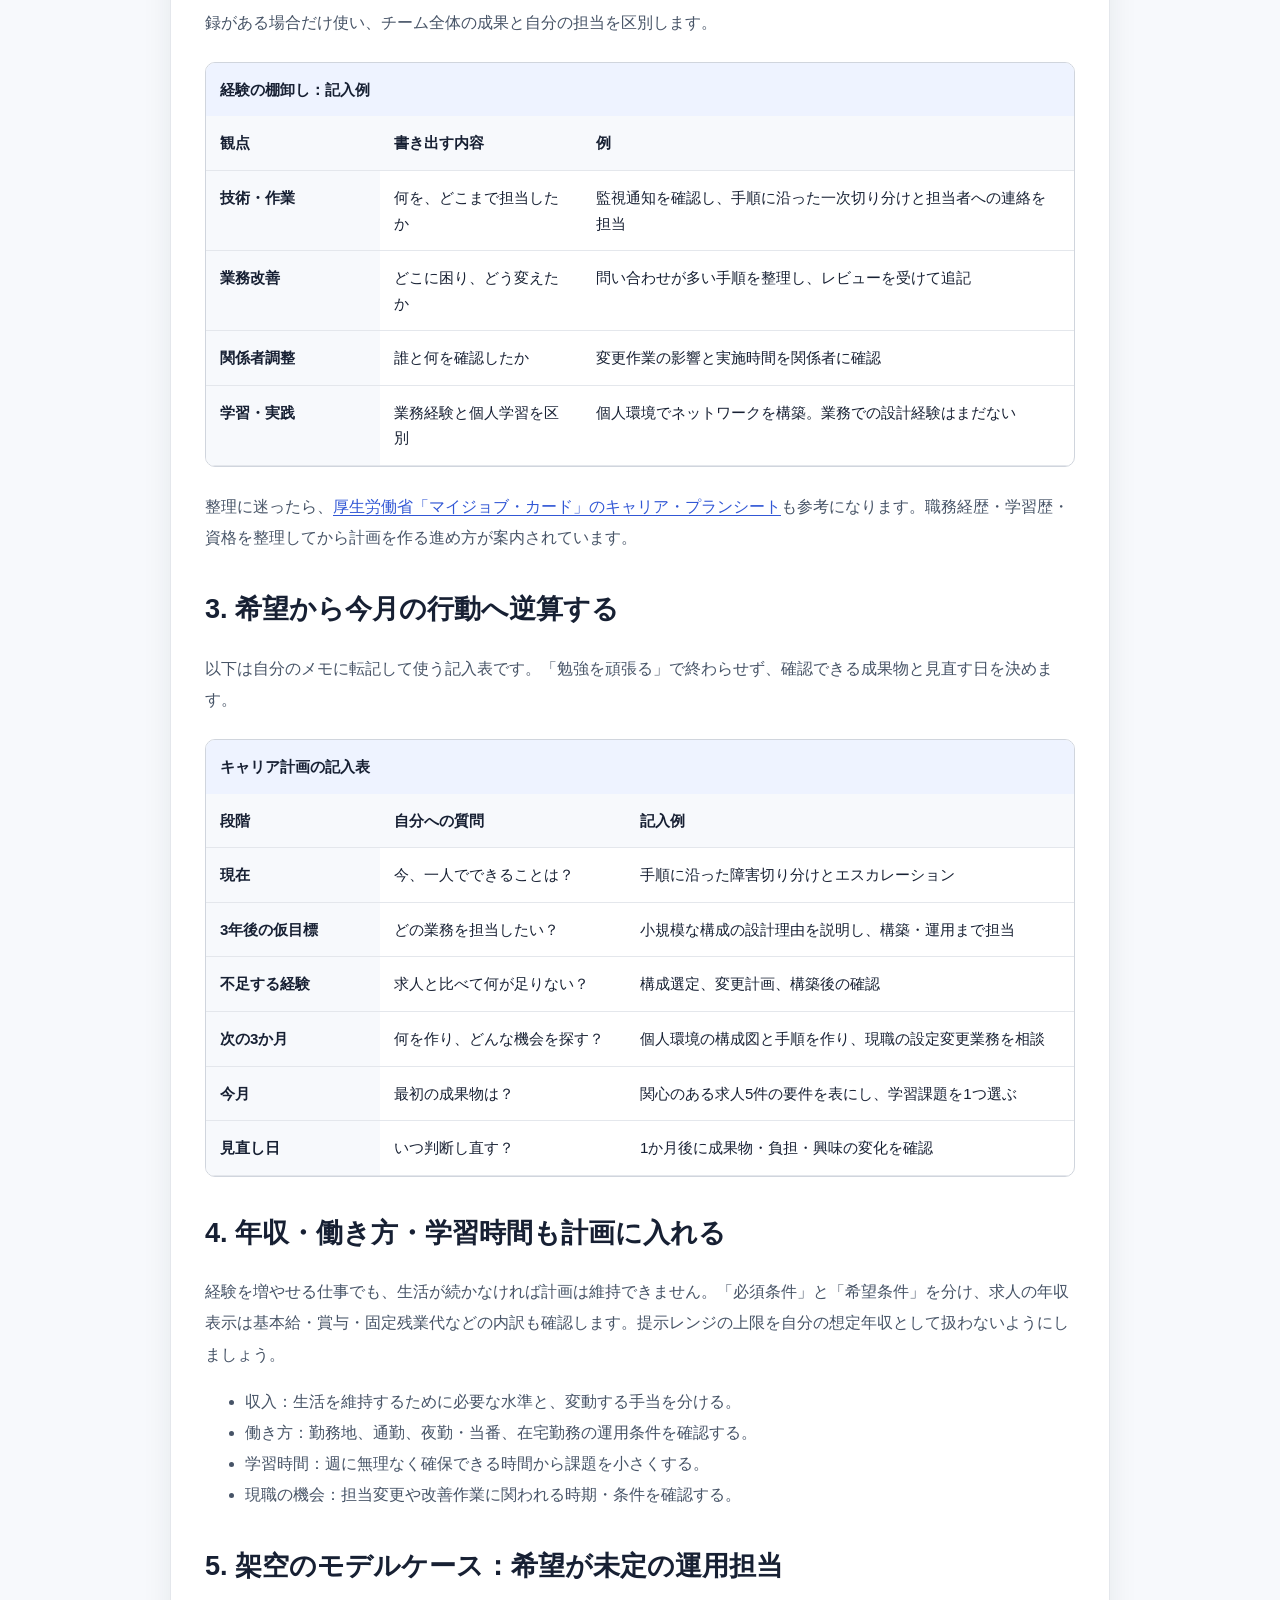
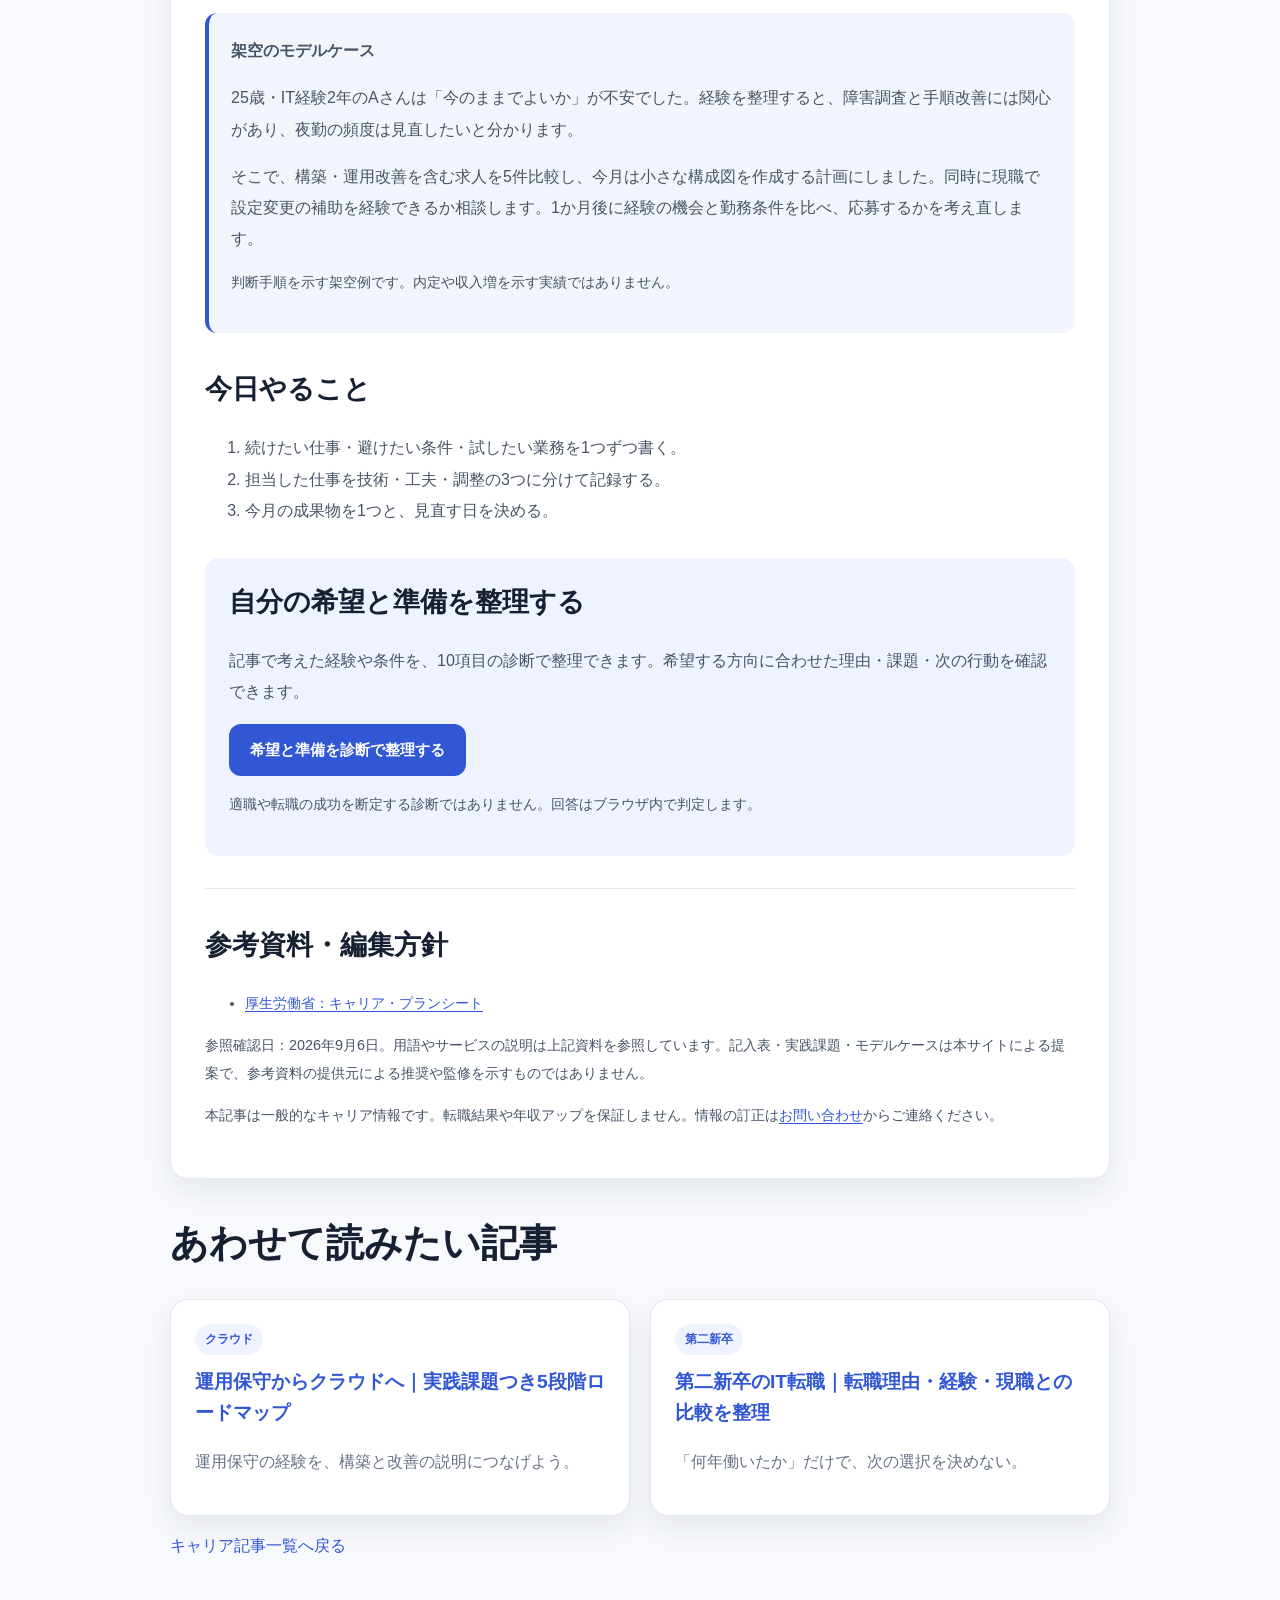
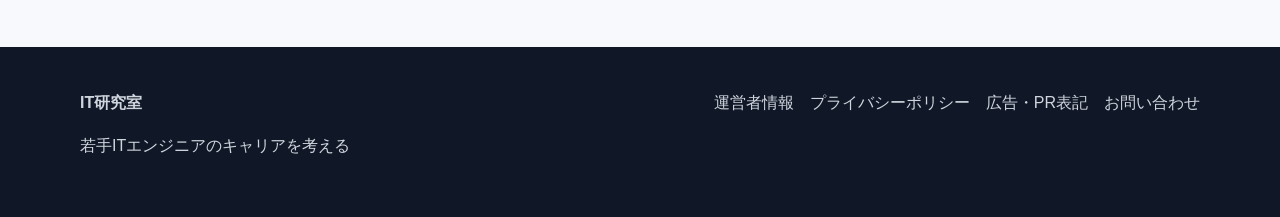
<file: articles/career-plan.html>
<!doctype html>
<html lang="ja"><head>
<meta charset="utf-8"><meta name="viewport" content="width=device-width, initial-scale=1">
<title>20代ITエンジニアのキャリア設計｜3年後から今月の行動へ｜IT研究室</title>
<meta name="description" content="将来の方向が決まらない若手ITエンジニアへ。経験の棚卸し、希望条件の整理、3年後から逆算する記入表とモデルケースで、今月の行動を具体化します。">
<link rel="canonical" href="https://proud-glacier-0eedb0610.6.azurestaticapps.net/articles/career-plan.html">
<meta property="og:type" content="article">
<meta property="og:locale" content="ja_JP"><meta property="og:site_name" content="IT研究室">
<meta property="og:title" content="20代ITエンジニアのキャリア設計｜3年後から今月の行動へ"><meta property="og:description" content="将来の方向が決まらない若手ITエンジニアへ。経験の棚卸し、希望条件の整理、3年後から逆算する記入表とモデルケースで、今月の行動を具体化します。">
<meta property="og:url" content="https://proud-glacier-0eedb0610.6.azurestaticapps.net/articles/career-plan.html"><meta property="og:image" content="https://proud-glacier-0eedb0610.6.azurestaticapps.net/images/articles/career-plan.png">
<meta property="og:image:width" content="1200"><meta property="og:image:height" content="630">
<meta property="og:image:alt" content="IT研究室 キャリアガイド">
<meta name="twitter:card" content="summary_large_image">
<meta name="twitter:title" content="20代ITエンジニアのキャリア設計｜3年後から今月の行動へ"><meta name="twitter:description" content="将来の方向が決まらない若手ITエンジニアへ。経験の棚卸し、希望条件の整理、3年後から逆算する記入表とモデルケースで、今月の行動を具体化します。">
<meta name="twitter:image" content="https://proud-glacier-0eedb0610.6.azurestaticapps.net/images/articles/career-plan.png"><meta name="twitter:image:alt" content="IT研究室 キャリアガイド">
<link rel="stylesheet" href="../css/style.css"><link rel="stylesheet" href="../css/articles.css">
</head><body><a class="skip-link" href="#main">本文へ移動</a>
<header class="site-header"><div class="container header-inner"><a class="logo" href="../index.html">IT研究室</a><nav class="nav" aria-label="メインナビゲーション"><a href="../diagnosis.html">転職診断</a><a href="../compare.html">サービス比較</a><a class="active" href="index.html">キャリア記事</a></nav></div></header><main id="main" class="section"><div class="container article-container">
<nav class="breadcrumbs" aria-label="パンくず"><ol><li><a href="../index.html">ホーム</a></li><li><a href="index.html">キャリア記事</a></li><li aria-current="page">キャリア設計</li></ol></nav>
<article class="article"><p class="eyebrow">キャリア設計</p><h1>20代ITエンジニアのキャリア設計｜3年後から今月の行動へ</h1><p class="article-meta">更新日：<time datetime="2026-09-06">2026年9月6日</time> · 制作：<a href="../about.html">IT研究室</a></p><p class="article-lead">やりたいことが曖昧でも、今月の一歩は決められる。</p>
<div class="article-callout"><h2 class="intro-heading">この記事が向いている人</h2><p>将来の職種が決まらない人、今の仕事で経験を積めているか不安な人。</p><p><strong>読んで分かること：</strong>希望の整理方法、経験の棚卸し、今月の行動に落とす手順。</p></div><nav class="article-toc" aria-label="目次"><strong>この記事の内容</strong><ol><li><a href="#start">1. 3年後は仮置きでよい</a></li><li><a href="#experience">2. 経験を技術・工夫・調整に分ける</a></li><li><a href="#plan">3. 希望から今月の行動へ逆算する</a></li><li><a href="#conditions">4. 年収・働き方・学習時間も計画に入れる</a></li><li><a href="#case">5. 架空のモデルケース：希望が未定の運用担当</a></li><li><a href="#next">今日やること</a></li></ol></nav>
<h2 id="start">1. 3年後は仮置きでよい</h2>
<p>キャリア設計は、将来の職種を一度で決める作業ではありません。「どんな業務を担当したいか」と「無理なく続けられる条件」を仮置きし、今の仕事や求人と比べるための整理です。ここでは3年を考える目安にしますが、転職まで3年待つ必要があるという意味ではありません。</p>
<p>希望が未定なら、まず次の3つを1つずつ書きます。職種名は後から調べても構いません。</p>
<ul><li><strong>続けたい仕事：</strong>原因を調べる、仕組みを作る、利用者の相談を解決する。</li><li><strong>避けたい条件：</strong>頻繁な夜勤、長い通勤、相談先がない体制など、自分の事情に合わせる。</li><li><strong>試してみたい業務：</strong>設定変更、小さな機能開発、社内ツールの改善など。</li></ul>
<p>例えば「調査は好きだが夜勤を減らしたい」なら、技術分野と勤務条件を別々に比較できます。「クラウドなら働き方も変わる」と決めつけず、当番や障害対応の条件も確認しましょう。</p>
<h2 id="experience">2. 経験を技術・工夫・調整に分ける</h2>
<p>資格名や製品名だけでは、担当した仕事の範囲が伝わりません。以下の表を自分の業務に置き換えてください。数値は記録がある場合だけ使い、チーム全体の成果と自分の担当を区別します。</p>
<div class="article-table-wrap" tabindex="0" role="region" aria-label="経験の棚卸し：記入例"><table><caption>経験の棚卸し：記入例</caption><thead><tr><th scope="col">観点</th><th scope="col">書き出す内容</th><th scope="col">例</th></tr></thead><tbody><tr><th scope="row">技術・作業</th><td>何を、どこまで担当したか</td><td>監視通知を確認し、手順に沿った一次切り分けと担当者への連絡を担当</td></tr><tr><th scope="row">業務改善</th><td>どこに困り、どう変えたか</td><td>問い合わせが多い手順を整理し、レビューを受けて追記</td></tr><tr><th scope="row">関係者調整</th><td>誰と何を確認したか</td><td>変更作業の影響と実施時間を関係者に確認</td></tr><tr><th scope="row">学習・実践</th><td>業務経験と個人学習を区別</td><td>個人環境でネットワークを構築。業務での設計経験はまだない</td></tr></tbody></table></div>
<p>整理に迷ったら、<a href="https://www.job-card.mhlw.go.jp/create/style1_1/input">厚生労働省「マイジョブ・カード」のキャリア・プランシート</a>も参考になります。職務経歴・学習歴・資格を整理してから計画を作る進め方が案内されています。</p>
<h2 id="plan">3. 希望から今月の行動へ逆算する</h2>
<p>以下は自分のメモに転記して使う記入表です。「勉強を頑張る」で終わらせず、確認できる成果物と見直す日を決めます。</p>
<div class="article-table-wrap" tabindex="0" role="region" aria-label="キャリア計画の記入表"><table><caption>キャリア計画の記入表</caption><thead><tr><th scope="col">段階</th><th scope="col">自分への質問</th><th scope="col">記入例</th></tr></thead><tbody><tr><th scope="row">現在</th><td>今、一人でできることは？</td><td>手順に沿った障害切り分けとエスカレーション</td></tr><tr><th scope="row">3年後の仮目標</th><td>どの業務を担当したい？</td><td>小規模な構成の設計理由を説明し、構築・運用まで担当</td></tr><tr><th scope="row">不足する経験</th><td>求人と比べて何が足りない？</td><td>構成選定、変更計画、構築後の確認</td></tr><tr><th scope="row">次の3か月</th><td>何を作り、どんな機会を探す？</td><td>個人環境の構成図と手順を作り、現職の設定変更業務を相談</td></tr><tr><th scope="row">今月</th><td>最初の成果物は？</td><td>関心のある求人5件の要件を表にし、学習課題を1つ選ぶ</td></tr><tr><th scope="row">見直し日</th><td>いつ判断し直す？</td><td>1か月後に成果物・負担・興味の変化を確認</td></tr></tbody></table></div>
<h2 id="conditions">4. 年収・働き方・学習時間も計画に入れる</h2>
<p>経験を増やせる仕事でも、生活が続かなければ計画は維持できません。「必須条件」と「希望条件」を分け、求人の年収表示は基本給・賞与・固定残業代などの内訳も確認します。提示レンジの上限を自分の想定年収として扱わないようにしましょう。</p>
<ul><li>収入：生活を維持するために必要な水準と、変動する手当を分ける。</li><li>働き方：勤務地、通勤、夜勤・当番、在宅勤務の運用条件を確認する。</li><li>学習時間：週に無理なく確保できる時間から課題を小さくする。</li><li>現職の機会：担当変更や改善作業に関われる時期・条件を確認する。</li></ul>
<h2 id="case">5. 架空のモデルケース：希望が未定の運用担当</h2>
<div class="article-case"><p class="card-label">架空のモデルケース</p><p>25歳・IT経験2年のAさんは「今のままでよいか」が不安でした。経験を整理すると、障害調査と手順改善には関心があり、夜勤の頻度は見直したいと分かります。</p><p>そこで、構築・運用改善を含む求人を5件比較し、今月は小さな構成図を作成する計画にしました。同時に現職で設定変更の補助を経験できるか相談します。1か月後に経験の機会と勤務条件を比べ、応募するかを考え直します。</p><p class="note">判断手順を示す架空例です。内定や収入増を示す実績ではありません。</p></div>
<h2 id="next">今日やること</h2><ol><li>続けたい仕事・避けたい条件・試したい業務を1つずつ書く。</li><li>担当した仕事を技術・工夫・調整の3つに分けて記録する。</li><li>今月の成果物を1つと、見直す日を決める。</li></ol>

<section class="article-cta" aria-labelledby="diagnosis-heading"><h2 id="diagnosis-heading">自分の希望と準備を整理する</h2><p>記事で考えた経験や条件を、10項目の診断で整理できます。希望する方向に合わせた理由・課題・次の行動を確認できます。</p><a class="btn btn-primary" href="../diagnosis.html">希望と準備を診断で整理する</a><p class="note">適職や転職の成功を断定する診断ではありません。回答はブラウザ内で判定します。</p></section>
<section class="article-sources" aria-labelledby="sources"><h2 id="sources">参考資料・編集方針</h2><ul><li><a href="https://www.job-card.mhlw.go.jp/create/style1_1/input">厚生労働省：キャリア・プランシート</a></li></ul><p>参照確認日：2026年9月6日。用語やサービスの説明は上記資料を参照しています。記入表・実践課題・モデルケースは本サイトによる提案で、参考資料の提供元による推奨や監修を示すものではありません。</p><p class="note">本記事は一般的なキャリア情報です。転職結果や年収アップを保証しません。情報の訂正は<a href="../contact.html">お問い合わせ</a>からご連絡ください。</p></section></article>
<section class="related-articles" aria-labelledby="related"><h2 id="related">あわせて読みたい記事</h2><div class="article-cards"><article class="content-card"><span class="tag">クラウド</span><h3><a href="infrastructure-cloud.html">運用保守からクラウドへ｜実践課題つき5段階ロードマップ</a></h3><p>運用保守の経験を、構築と改善の説明につなげよう。</p></article><article class="content-card"><span class="tag">第二新卒</span><h3><a href="second-career.html">第二新卒のIT転職｜転職理由・経験・現職との比較を整理</a></h3><p>「何年働いたか」だけで、次の選択を決めない。</p></article></div><p><a href="index.html">キャリア記事一覧へ戻る</a></p></section></div></main><footer class="site-footer"><div class="container footer-grid"><div><strong>IT研究室</strong><p>若手ITエンジニアのキャリアを考える</p></div><nav class="footer-links" aria-label="運営情報"><a href="../about.html">運営者情報</a><a href="../privacy.html">プライバシーポリシー</a><a href="../advertising.html">広告・PR表記</a><a href="../contact.html">お問い合わせ</a></nav></div></footer></body></html>
</file>
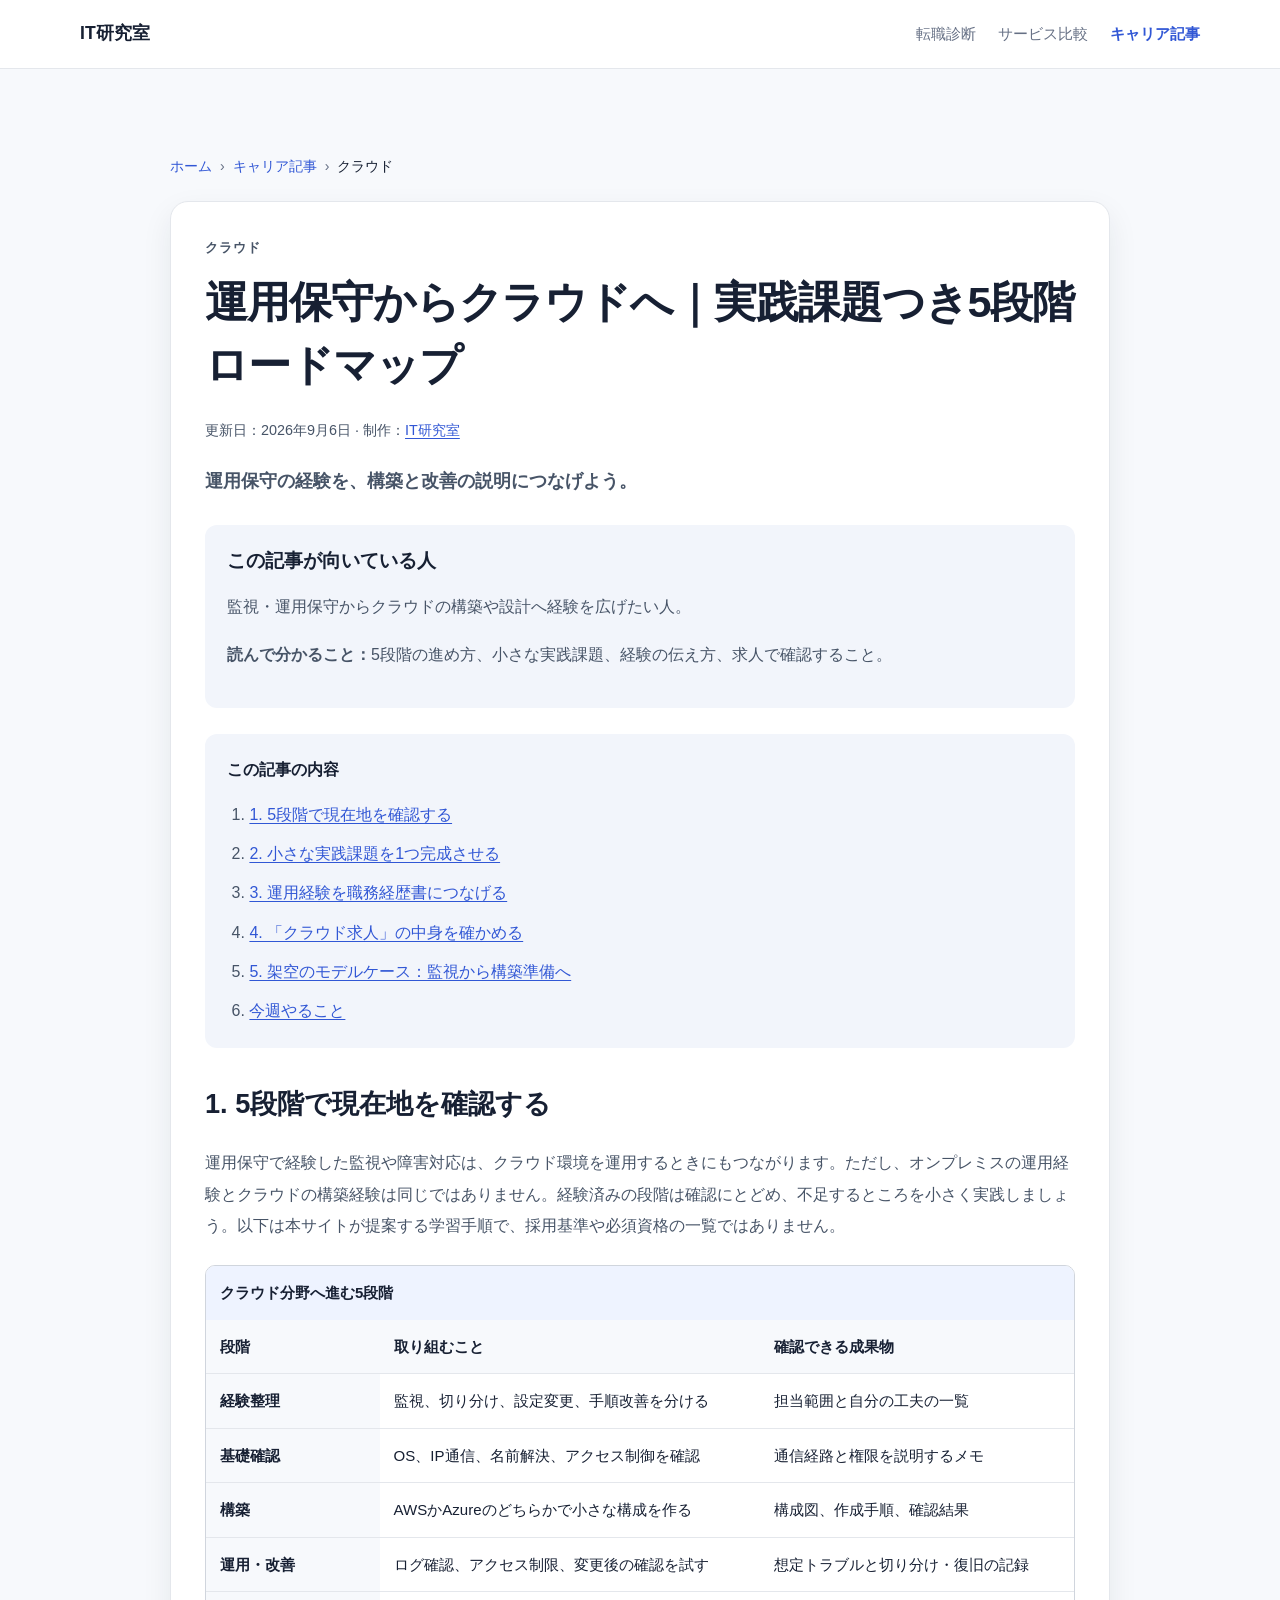
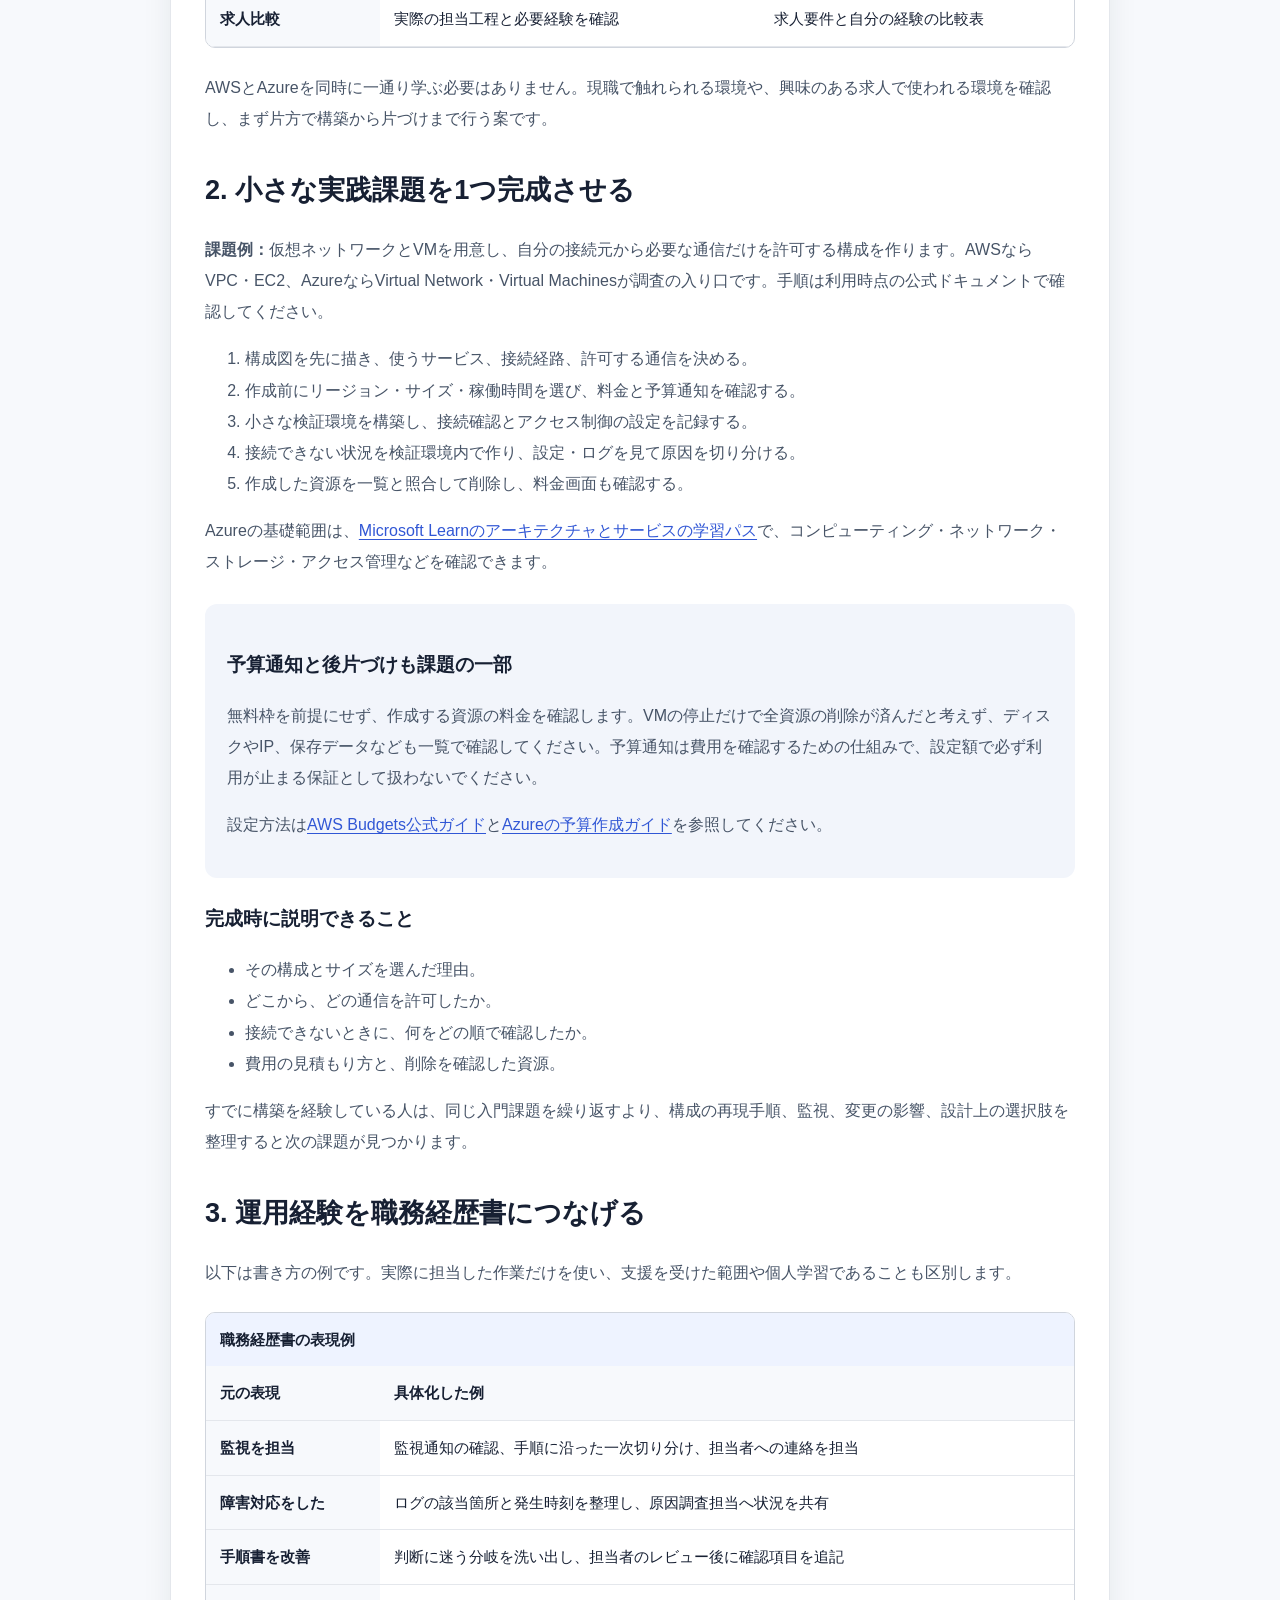
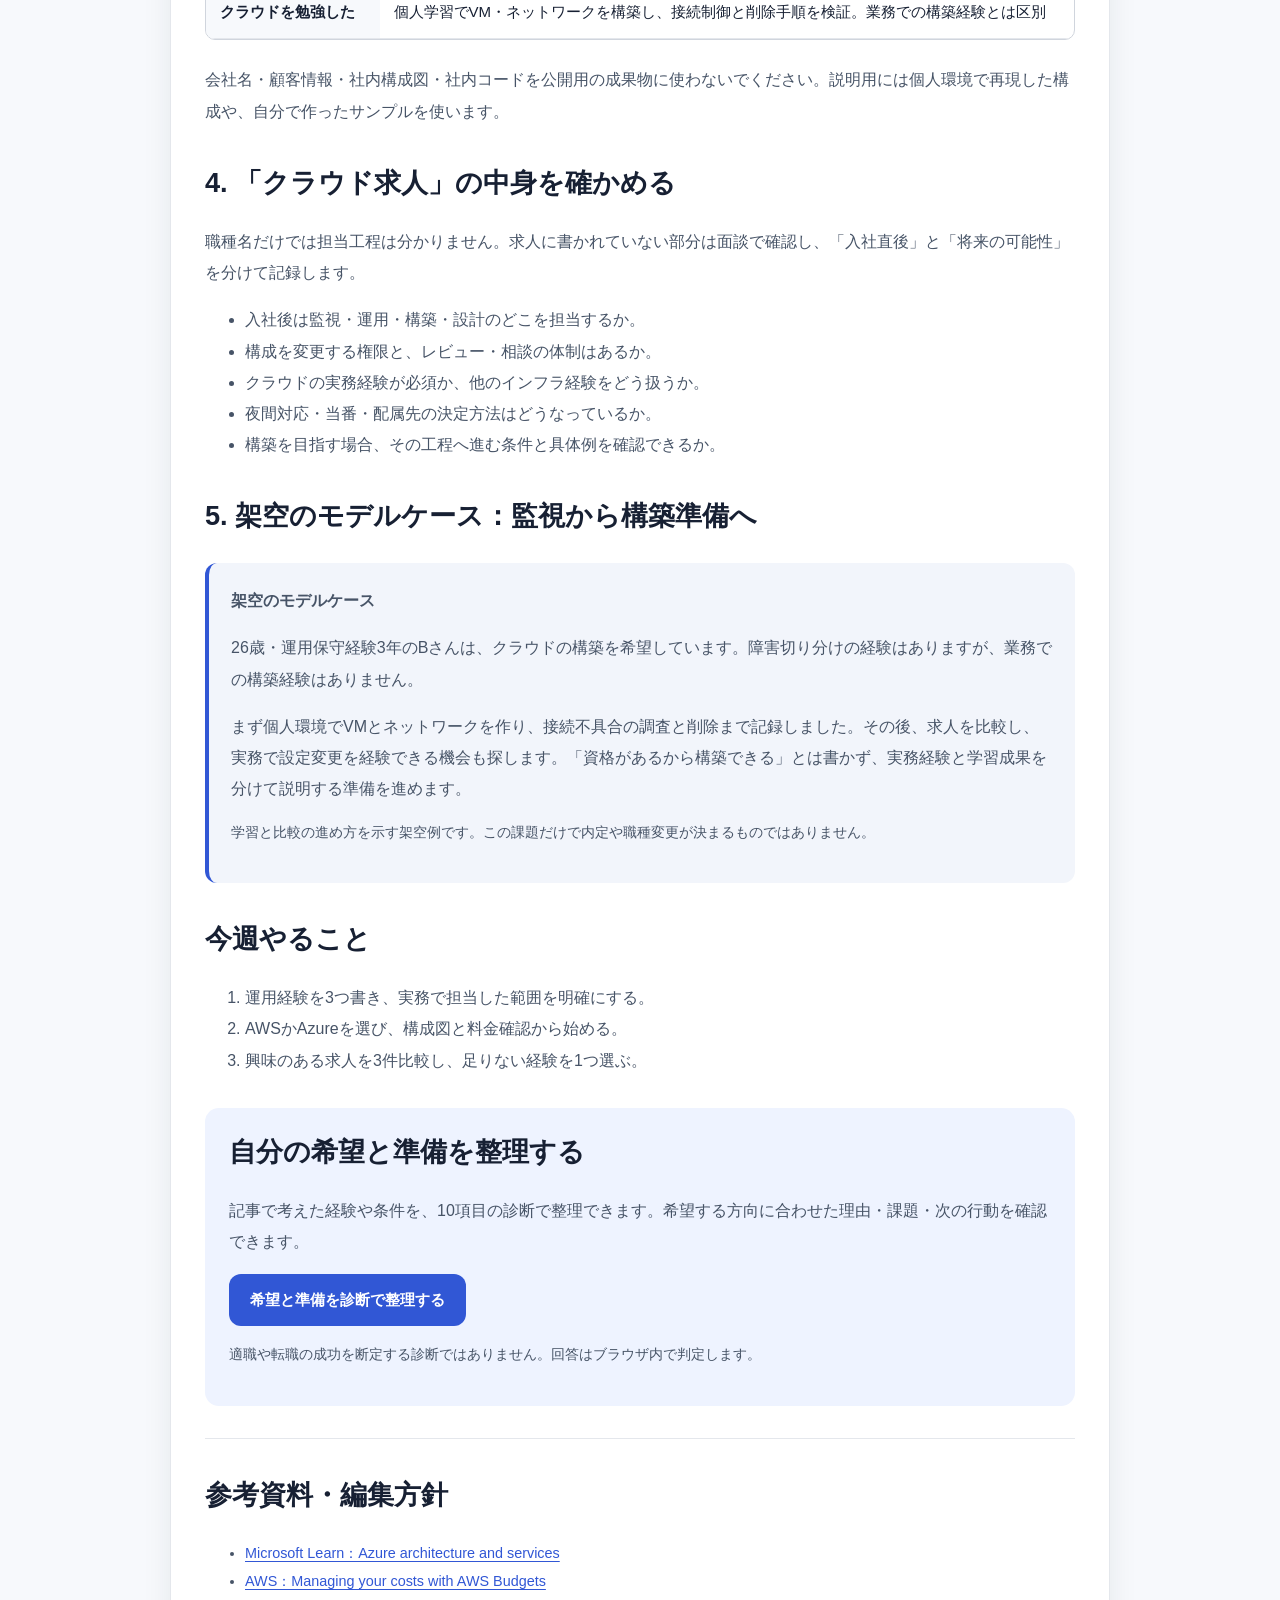
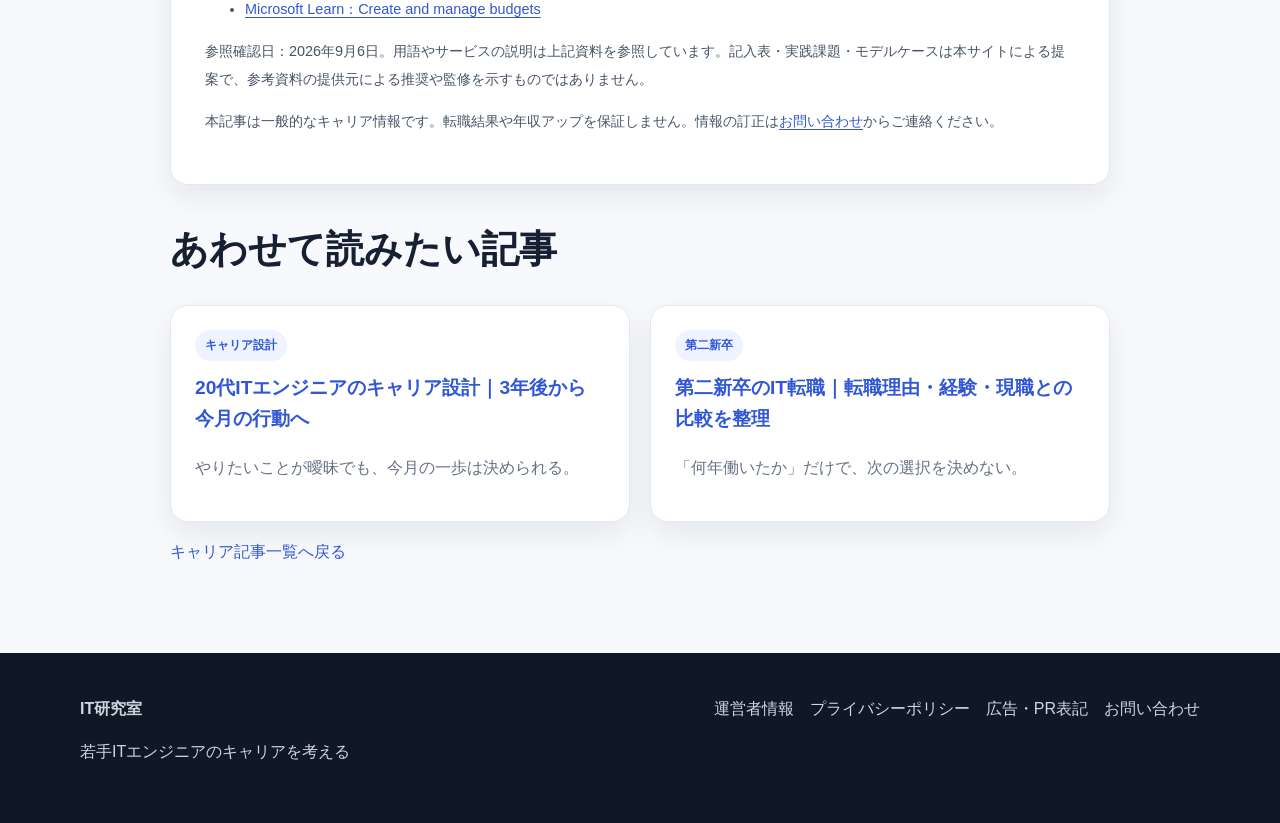
<file: articles/infrastructure-cloud.html>
<!doctype html>
<html lang="ja"><head>
<meta charset="utf-8"><meta name="viewport" content="width=device-width, initial-scale=1">
<title>運用保守からクラウドへ｜実践課題つき5段階ロードマップ｜IT研究室</title>
<meta name="description" content="インフラ運用保守からクラウド分野を目指す人へ。経験整理、基礎確認、構築・運用課題、職務経歴書の表現例、求人の確認項目を5段階で解説します。">
<link rel="canonical" href="https://proud-glacier-0eedb0610.6.azurestaticapps.net/articles/infrastructure-cloud.html">
<meta property="og:type" content="article">
<meta property="og:locale" content="ja_JP"><meta property="og:site_name" content="IT研究室">
<meta property="og:title" content="運用保守からクラウドへ｜実践課題つき5段階ロードマップ"><meta property="og:description" content="インフラ運用保守からクラウド分野を目指す人へ。経験整理、基礎確認、構築・運用課題、職務経歴書の表現例、求人の確認項目を5段階で解説します。">
<meta property="og:url" content="https://proud-glacier-0eedb0610.6.azurestaticapps.net/articles/infrastructure-cloud.html"><meta property="og:image" content="https://proud-glacier-0eedb0610.6.azurestaticapps.net/images/articles/infrastructure-cloud.png">
<meta property="og:image:width" content="1200"><meta property="og:image:height" content="630">
<meta property="og:image:alt" content="IT研究室 キャリアガイド">
<meta name="twitter:card" content="summary_large_image">
<meta name="twitter:title" content="運用保守からクラウドへ｜実践課題つき5段階ロードマップ"><meta name="twitter:description" content="インフラ運用保守からクラウド分野を目指す人へ。経験整理、基礎確認、構築・運用課題、職務経歴書の表現例、求人の確認項目を5段階で解説します。">
<meta name="twitter:image" content="https://proud-glacier-0eedb0610.6.azurestaticapps.net/images/articles/infrastructure-cloud.png"><meta name="twitter:image:alt" content="IT研究室 キャリアガイド">
<link rel="stylesheet" href="../css/style.css"><link rel="stylesheet" href="../css/articles.css">
</head><body><a class="skip-link" href="#main">本文へ移動</a>
<header class="site-header"><div class="container header-inner"><a class="logo" href="../index.html">IT研究室</a><nav class="nav" aria-label="メインナビゲーション"><a href="../diagnosis.html">転職診断</a><a href="../compare.html">サービス比較</a><a class="active" href="index.html">キャリア記事</a></nav></div></header><main id="main" class="section"><div class="container article-container">
<nav class="breadcrumbs" aria-label="パンくず"><ol><li><a href="../index.html">ホーム</a></li><li><a href="index.html">キャリア記事</a></li><li aria-current="page">クラウド</li></ol></nav>
<article class="article"><p class="eyebrow">クラウド</p><h1>運用保守からクラウドへ｜実践課題つき5段階ロードマップ</h1><p class="article-meta">更新日：<time datetime="2026-09-06">2026年9月6日</time> · 制作：<a href="../about.html">IT研究室</a></p><p class="article-lead">運用保守の経験を、構築と改善の説明につなげよう。</p>
<div class="article-callout"><h2 class="intro-heading">この記事が向いている人</h2><p>監視・運用保守からクラウドの構築や設計へ経験を広げたい人。</p><p><strong>読んで分かること：</strong>5段階の進め方、小さな実践課題、経験の伝え方、求人で確認すること。</p></div><nav class="article-toc" aria-label="目次"><strong>この記事の内容</strong><ol><li><a href="#route">1. 5段階で現在地を確認する</a></li><li><a href="#practice">2. 小さな実践課題を1つ完成させる</a></li><li><a href="#resume">3. 運用経験を職務経歴書につなげる</a></li><li><a href="#jobs">4. 「クラウド求人」の中身を確かめる</a></li><li><a href="#case">5. 架空のモデルケース：監視から構築準備へ</a></li><li><a href="#next">今週やること</a></li></ol></nav>
<h2 id="route">1. 5段階で現在地を確認する</h2>
<p>運用保守で経験した監視や障害対応は、クラウド環境を運用するときにもつながります。ただし、オンプレミスの運用経験とクラウドの構築経験は同じではありません。経験済みの段階は確認にとどめ、不足するところを小さく実践しましょう。以下は本サイトが提案する学習手順で、採用基準や必須資格の一覧ではありません。</p>
<div class="article-table-wrap" tabindex="0" role="region" aria-label="クラウド分野へ進む5段階"><table><caption>クラウド分野へ進む5段階</caption><thead><tr><th scope="col">段階</th><th scope="col">取り組むこと</th><th scope="col">確認できる成果物</th></tr></thead><tbody><tr><th scope="row">経験整理</th><td>監視、切り分け、設定変更、手順改善を分ける</td><td>担当範囲と自分の工夫の一覧</td></tr><tr><th scope="row">基礎確認</th><td>OS、IP通信、名前解決、アクセス制御を確認</td><td>通信経路と権限を説明するメモ</td></tr><tr><th scope="row">構築</th><td>AWSかAzureのどちらかで小さな構成を作る</td><td>構成図、作成手順、確認結果</td></tr><tr><th scope="row">運用・改善</th><td>ログ確認、アクセス制限、変更後の確認を試す</td><td>想定トラブルと切り分け・復旧の記録</td></tr><tr><th scope="row">求人比較</th><td>実際の担当工程と必要経験を確認</td><td>求人要件と自分の経験の比較表</td></tr></tbody></table></div>
<p>AWSとAzureを同時に一通り学ぶ必要はありません。現職で触れられる環境や、興味のある求人で使われる環境を確認し、まず片方で構築から片づけまで行う案です。</p>
<h2 id="practice">2. 小さな実践課題を1つ完成させる</h2>
<p><strong>課題例：</strong>仮想ネットワークとVMを用意し、自分の接続元から必要な通信だけを許可する構成を作ります。AWSならVPC・EC2、AzureならVirtual Network・Virtual Machinesが調査の入り口です。手順は利用時点の公式ドキュメントで確認してください。</p>
<ol><li>構成図を先に描き、使うサービス、接続経路、許可する通信を決める。</li><li>作成前にリージョン・サイズ・稼働時間を選び、料金と予算通知を確認する。</li><li>小さな検証環境を構築し、接続確認とアクセス制御の設定を記録する。</li><li>接続できない状況を検証環境内で作り、設定・ログを見て原因を切り分ける。</li><li>作成した資源を一覧と照合して削除し、料金画面も確認する。</li></ol>
<p>Azureの基礎範囲は、<a href="https://learn.microsoft.com/en-us/training/paths/azure-fundamentals-describe-azure-architecture-services/">Microsoft Learnのアーキテクチャとサービスの学習パス</a>で、コンピューティング・ネットワーク・ストレージ・アクセス管理などを確認できます。</p>
<div class="article-callout"><h3>予算通知と後片づけも課題の一部</h3><p>無料枠を前提にせず、作成する資源の料金を確認します。VMの停止だけで全資源の削除が済んだと考えず、ディスクやIP、保存データなども一覧で確認してください。予算通知は費用を確認するための仕組みで、設定額で必ず利用が止まる保証として扱わないでください。</p><p>設定方法は<a href="https://docs.aws.amazon.com/cost-management/latest/userguide/budgets-managing-costs.html">AWS Budgets公式ガイド</a>と<a href="https://learn.microsoft.com/en-us/azure/cost-management-billing/costs/tutorial-acm-create-budgets">Azureの予算作成ガイド</a>を参照してください。</p></div>
<h3>完成時に説明できること</h3><ul><li>その構成とサイズを選んだ理由。</li><li>どこから、どの通信を許可したか。</li><li>接続できないときに、何をどの順で確認したか。</li><li>費用の見積もり方と、削除を確認した資源。</li></ul>
<p>すでに構築を経験している人は、同じ入門課題を繰り返すより、構成の再現手順、監視、変更の影響、設計上の選択肢を整理すると次の課題が見つかります。</p>
<h2 id="resume">3. 運用経験を職務経歴書につなげる</h2>
<p>以下は書き方の例です。実際に担当した作業だけを使い、支援を受けた範囲や個人学習であることも区別します。</p>
<div class="article-table-wrap" tabindex="0" role="region" aria-label="職務経歴書の表現例"><table><caption>職務経歴書の表現例</caption><thead><tr><th scope="col">元の表現</th><th scope="col">具体化した例</th></tr></thead><tbody><tr><th scope="row">監視を担当</th><td>監視通知の確認、手順に沿った一次切り分け、担当者への連絡を担当</td></tr><tr><th scope="row">障害対応をした</th><td>ログの該当箇所と発生時刻を整理し、原因調査担当へ状況を共有</td></tr><tr><th scope="row">手順書を改善</th><td>判断に迷う分岐を洗い出し、担当者のレビュー後に確認項目を追記</td></tr><tr><th scope="row">クラウドを勉強した</th><td>個人学習でVM・ネットワークを構築し、接続制御と削除手順を検証。業務での構築経験とは区別</td></tr></tbody></table></div>
<p>会社名・顧客情報・社内構成図・社内コードを公開用の成果物に使わないでください。説明用には個人環境で再現した構成や、自分で作ったサンプルを使います。</p>
<h2 id="jobs">4. 「クラウド求人」の中身を確かめる</h2>
<p>職種名だけでは担当工程は分かりません。求人に書かれていない部分は面談で確認し、「入社直後」と「将来の可能性」を分けて記録します。</p>
<ul><li>入社後は監視・運用・構築・設計のどこを担当するか。</li><li>構成を変更する権限と、レビュー・相談の体制はあるか。</li><li>クラウドの実務経験が必須か、他のインフラ経験をどう扱うか。</li><li>夜間対応・当番・配属先の決定方法はどうなっているか。</li><li>構築を目指す場合、その工程へ進む条件と具体例を確認できるか。</li></ul>
<h2 id="case">5. 架空のモデルケース：監視から構築準備へ</h2>
<div class="article-case"><p class="card-label">架空のモデルケース</p><p>26歳・運用保守経験3年のBさんは、クラウドの構築を希望しています。障害切り分けの経験はありますが、業務での構築経験はありません。</p><p>まず個人環境でVMとネットワークを作り、接続不具合の調査と削除まで記録しました。その後、求人を比較し、実務で設定変更を経験できる機会も探します。「資格があるから構築できる」とは書かず、実務経験と学習成果を分けて説明する準備を進めます。</p><p class="note">学習と比較の進め方を示す架空例です。この課題だけで内定や職種変更が決まるものではありません。</p></div>
<h2 id="next">今週やること</h2><ol><li>運用経験を3つ書き、実務で担当した範囲を明確にする。</li><li>AWSかAzureを選び、構成図と料金確認から始める。</li><li>興味のある求人を3件比較し、足りない経験を1つ選ぶ。</li></ol>

<section class="article-cta" aria-labelledby="diagnosis-heading"><h2 id="diagnosis-heading">自分の希望と準備を整理する</h2><p>記事で考えた経験や条件を、10項目の診断で整理できます。希望する方向に合わせた理由・課題・次の行動を確認できます。</p><a class="btn btn-primary" href="../diagnosis.html">希望と準備を診断で整理する</a><p class="note">適職や転職の成功を断定する診断ではありません。回答はブラウザ内で判定します。</p></section>
<section class="article-sources" aria-labelledby="sources"><h2 id="sources">参考資料・編集方針</h2><ul><li><a href="https://learn.microsoft.com/en-us/training/paths/azure-fundamentals-describe-azure-architecture-services/">Microsoft Learn：Azure architecture and services</a></li><li><a href="https://docs.aws.amazon.com/cost-management/latest/userguide/budgets-managing-costs.html">AWS：Managing your costs with AWS Budgets</a></li><li><a href="https://learn.microsoft.com/en-us/azure/cost-management-billing/costs/tutorial-acm-create-budgets">Microsoft Learn：Create and manage budgets</a></li></ul><p>参照確認日：2026年9月6日。用語やサービスの説明は上記資料を参照しています。記入表・実践課題・モデルケースは本サイトによる提案で、参考資料の提供元による推奨や監修を示すものではありません。</p><p class="note">本記事は一般的なキャリア情報です。転職結果や年収アップを保証しません。情報の訂正は<a href="../contact.html">お問い合わせ</a>からご連絡ください。</p></section></article>
<section class="related-articles" aria-labelledby="related"><h2 id="related">あわせて読みたい記事</h2><div class="article-cards"><article class="content-card"><span class="tag">キャリア設計</span><h3><a href="career-plan.html">20代ITエンジニアのキャリア設計｜3年後から今月の行動へ</a></h3><p>やりたいことが曖昧でも、今月の一歩は決められる。</p></article><article class="content-card"><span class="tag">第二新卒</span><h3><a href="second-career.html">第二新卒のIT転職｜転職理由・経験・現職との比較を整理</a></h3><p>「何年働いたか」だけで、次の選択を決めない。</p></article></div><p><a href="index.html">キャリア記事一覧へ戻る</a></p></section></div></main><footer class="site-footer"><div class="container footer-grid"><div><strong>IT研究室</strong><p>若手ITエンジニアのキャリアを考える</p></div><nav class="footer-links" aria-label="運営情報"><a href="../about.html">運営者情報</a><a href="../privacy.html">プライバシーポリシー</a><a href="../advertising.html">広告・PR表記</a><a href="../contact.html">お問い合わせ</a></nav></div></footer></body></html>
</file>
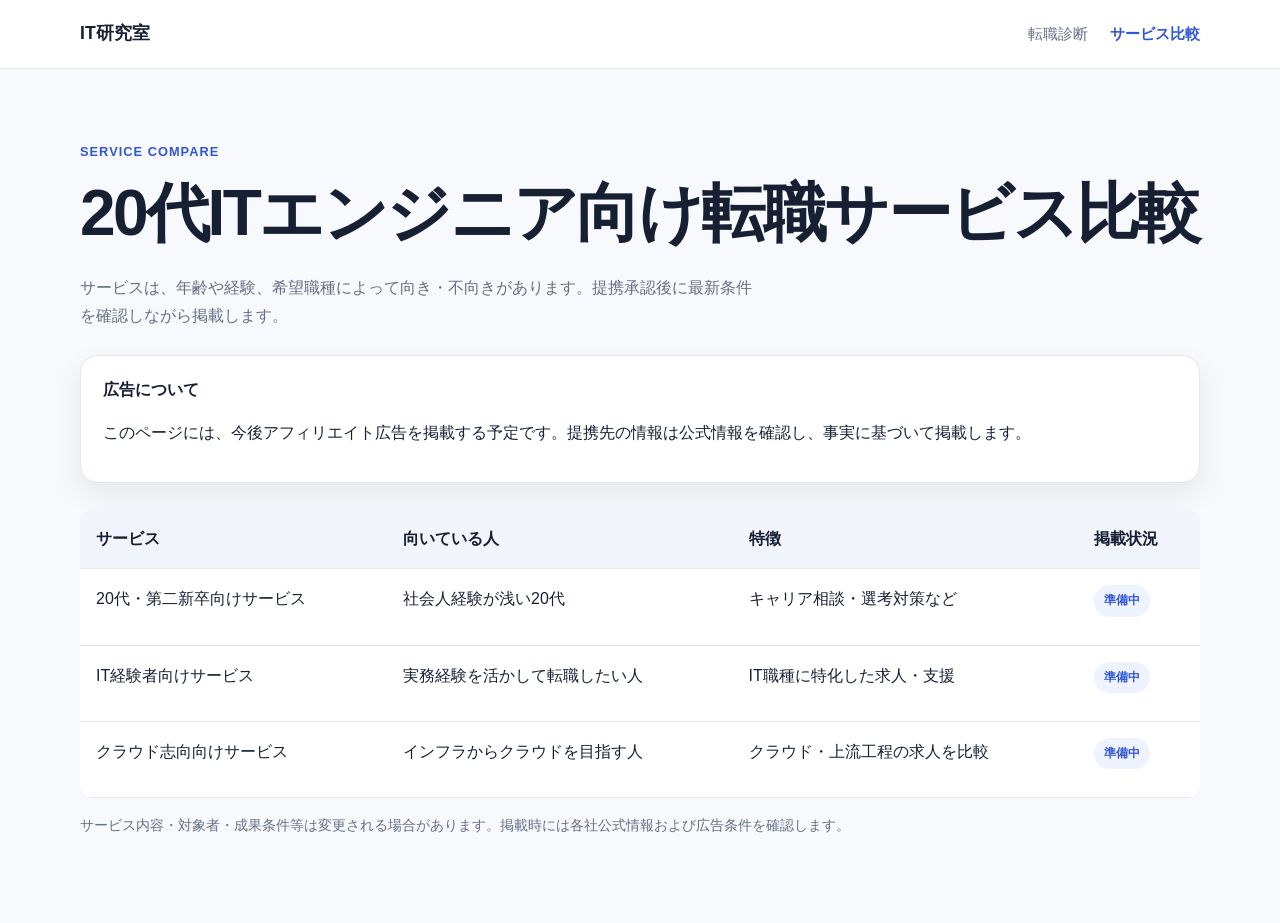
<file: it-career-lab-initial/compare.html>
<!doctype html>
<html lang="ja">
<head>
  <meta charset="utf-8">
  <meta name="viewport" content="width=device-width, initial-scale=1">
  <meta name="description" content="20代ITエンジニア向け転職サービスの比較ページ。">
  <title>転職サービス比較｜IT研究室</title>
  <link rel="stylesheet" href="css/style.css">
</head>
<body>
  <header class="site-header">
    <div class="container header-inner">
      <a class="logo" href="index.html">IT研究室</a>
      <nav class="nav">
        <a href="diagnosis.html">転職診断</a>
        <a class="active" href="compare.html">サービス比較</a>
      </nav>
    </div>
  </header>

  <main class="section">
    <div class="container">
      <p class="eyebrow">Service Compare</p>
      <h1>20代ITエンジニア向け転職サービス比較</h1>
      <p class="lead small">サービスは、年齢や経験、希望職種によって向き・不向きがあります。提携承認後に最新条件を確認しながら掲載します。</p>

      <div class="notice">
        <strong>広告について</strong>
        <p>このページには、今後アフィリエイト広告を掲載する予定です。提携先の情報は公式情報を確認し、事実に基づいて掲載します。</p>
      </div>

      <div class="comparison-table-wrap">
        <table class="comparison-table">
          <thead>
            <tr>
              <th>サービス</th>
              <th>向いている人</th>
              <th>特徴</th>
              <th>掲載状況</th>
            </tr>
          </thead>
          <tbody>
            <tr>
              <td>20代・第二新卒向けサービス</td>
              <td>社会人経験が浅い20代</td>
              <td>キャリア相談・選考対策など</td>
              <td><span class="status">準備中</span></td>
            </tr>
            <tr>
              <td>IT経験者向けサービス</td>
              <td>実務経験を活かして転職したい人</td>
              <td>IT職種に特化した求人・支援</td>
              <td><span class="status">準備中</span></td>
            </tr>
            <tr>
              <td>クラウド志向向けサービス</td>
              <td>インフラからクラウドを目指す人</td>
              <td>クラウド・上流工程の求人を比較</td>
              <td><span class="status">準備中</span></td>
            </tr>
          </tbody>
        </table>
      </div>

      <p class="note">サービス内容・対象者・成果条件等は変更される場合があります。掲載時には各社公式情報および広告条件を確認します。</p>
    </div>
  </main>
</body>
</html>
</file>
<file: css/style.css>
:root {
  --bg: #f7f9fc;
  --surface: #ffffff;
  --text: #172033;
  --muted: #667085;
  --line: #e4e7ec;
  --primary: #3157d5;
  --primary-dark: #2545ad;
  --soft: #eef3ff;
  --radius: 18px;
  --shadow: 0 12px 30px rgba(23, 32, 51, 0.08);
}

* { box-sizing: border-box; }

html { scroll-behavior: smooth; }

body {
  margin: 0;
  font-family: -apple-system, BlinkMacSystemFont, "Segoe UI", "Noto Sans JP", sans-serif;
  color: var(--text);
  background: var(--bg);
  line-height: 1.7;
}

a { color: var(--primary); text-decoration: none; }
a:hover { text-decoration: underline; }

.container {
  width: min(1120px, calc(100% - 40px));
  margin: 0 auto;
}

.narrow { max-width: 760px; }

.site-header {
  background: rgba(255,255,255,.94);
  border-bottom: 1px solid var(--line);
  position: sticky;
  top: 0;
  z-index: 20;
  backdrop-filter: blur(10px);
}

.header-inner {
  min-height: 68px;
  display: flex;
  align-items: center;
  justify-content: space-between;
  gap: 20px;
}

.logo {
  font-weight: 800;
  font-size: 1.1rem;
  color: var(--text);
}

.nav { display: flex; gap: 22px; flex-wrap: wrap; }
.nav a { color: var(--muted); font-size: .95rem; }
.nav a.active { color: var(--primary); font-weight: 700; }

.hero {
  padding: 84px 0 72px;
  background:
    radial-gradient(circle at 85% 10%, rgba(49,87,213,.12), transparent 28%),
    linear-gradient(180deg, #fff, var(--bg));
}

.hero-grid {
  display: grid;
  grid-template-columns: 1.3fr .8fr;
  gap: 52px;
  align-items: center;
}

h1, h2, h3 { line-height: 1.25; margin-top: 0; }
h1 { font-size: clamp(2.2rem, 5vw, 4.1rem); letter-spacing: -.04em; margin-bottom: 20px; }
h2 { font-size: clamp(1.7rem, 3vw, 2.4rem); }
h3 { font-size: 1.2rem; }

.eyebrow {
  margin: 0 0 10px;
  text-transform: uppercase;
  letter-spacing: .08em;
  color: var(--primary);
  font-weight: 800;
  font-size: .8rem;
}

.lead {
  font-size: 1.15rem;
  color: var(--muted);
  max-width: 680px;
}

.lead.small { font-size: 1.03rem; }

.actions {
  display: flex;
  gap: 12px;
  flex-wrap: wrap;
  margin-top: 28px;
}

.btn {
  display: inline-flex;
  align-items: center;
  justify-content: center;
  min-height: 48px;
  padding: 0 20px;
  border-radius: 12px;
  border: 1px solid transparent;
  font-weight: 800;
  cursor: pointer;
  text-decoration: none;
  font-size: .96rem;
}

.btn:hover { text-decoration: none; }
.btn-primary { background: var(--primary); color: white; }
.btn-primary:hover { background: var(--primary-dark); }
.btn-secondary { background: white; color: var(--text); border-color: var(--line); }
.btn-full { width: 100%; }

.hero-card, .content-card, .form-card, .result-card, .notice, .cta-panel {
  background: var(--surface);
  border: 1px solid var(--line);
  border-radius: var(--radius);
  box-shadow: var(--shadow);
}

.hero-card { padding: 28px; }
.card-label { font-weight: 800; margin-top: 0; }

.check-list { padding-left: 1.25rem; margin-bottom: 0; }
.check-list li { margin: 10px 0; }

.section { padding: 72px 0; }
.section-muted { background: #eef2f8; }

.section-heading { margin-bottom: 30px; }

.card-grid {
  display: grid;
  grid-template-columns: repeat(3, 1fr);
  gap: 20px;
}

.content-card { padding: 24px; }
.content-card p { color: var(--muted); }

.tag, .status {
  display: inline-block;
  background: var(--soft);
  color: var(--primary);
  border-radius: 999px;
  padding: 5px 10px;
  font-size: .78rem;
  font-weight: 800;
  margin-bottom: 12px;
}

.cta-panel {
  padding: 28px;
  display: flex;
  align-items: center;
  justify-content: space-between;
  gap: 24px;
}

.site-footer {
  background: #101828;
  color: #d0d5dd;
  padding: 42px 0;
}

.footer-grid {
  display: flex;
  justify-content: space-between;
  gap: 30px;
}

.footer-links { display: flex; flex-wrap: wrap; gap: 16px; }
.footer-links a { color: #d0d5dd; }

.note {
  color: var(--muted);
  font-size: .86rem;
  margin-top: 16px;
}

.form-card {
  padding: 28px;
  margin-top: 32px;
}

.form-group { margin-bottom: 22px; }
.form-group label {
  display: block;
  margin-bottom: 8px;
  font-weight: 800;
}

select, input, textarea {
  width: 100%;
  min-height: 48px;
  border: 1px solid #d0d5dd;
  border-radius: 10px;
  padding: 0 12px;
  background: #fff;
  color: var(--text);
  font: inherit;
}

textarea { padding: 12px; min-height: 160px; resize: vertical; }

.result-card {
  padding: 30px;
  margin-top: 28px;
}

.hidden { display: none; }

.result-points {
  background: var(--bg);
  padding: 20px;
  border-radius: 14px;
  margin: 22px 0;
}

.service-placeholder {
  padding: 20px;
  border: 1px dashed #b9c6ef;
  background: #f7f9ff;
  border-radius: 14px;
}

.affiliate-card {
  display: grid;
  grid-template-columns: minmax(0, 1fr) auto;
  align-items: center;
  gap: 28px;
  margin: 28px 0;
  padding: 24px;
  border: 1px solid var(--line);
  border-radius: var(--radius);
  background: var(--surface);
  box-shadow: var(--shadow);
}

.affiliate-banner {
  line-height: 0;
}

.affiliate-banner img[width="300"],
.affiliate-banner img[width="468"],
.affiliate-banner img[width="350"],
.affiliate-banner img[width="336"] {
  display: block;
  max-width: 100%;
  height: auto;
}

.notice {
  padding: 20px 22px;
  margin: 26px 0;
}

.comparison-table-wrap { overflow-x: auto; }
.comparison-table {
  width: 100%;
  border-collapse: collapse;
  background: white;
  border-radius: 14px;
  overflow: hidden;
}
.comparison-table th,
.comparison-table td {
  padding: 16px;
  border-bottom: 1px solid var(--line);
  text-align: left;
  vertical-align: top;
}
.comparison-table th { background: #f2f5fb; }

.article {
  background: white;
  border: 1px solid var(--line);
  border-radius: var(--radius);
  padding: 34px;
  box-shadow: var(--shadow);
}
.article h2 { margin-top: 36px; }
.article p, .article li { color: #475467; }

@media (max-width: 820px) {
  .hero-grid, .card-grid { grid-template-columns: 1fr; }
  .hero { padding-top: 54px; }
  .cta-panel, .footer-grid { align-items: flex-start; flex-direction: column; }
  .affiliate-card { grid-template-columns: 1fr; }
  .affiliate-banner { justify-self: center; }
}

@media (max-width: 560px) {
  .container { width: min(100% - 28px, 1120px); }
  .header-inner { align-items: flex-start; padding: 14px 0; flex-direction: column; }
  .nav { gap: 14px; }
  h1 { font-size: 2.35rem; }
  .section { padding: 52px 0; }
  .form-card, .result-card, .article { padding: 20px; }
}

.diagnosis-affiliate { grid-template-columns: minmax(0, 1fr); }
.affiliate-banner { min-width: 0; max-width: 100%; }
.affiliate-text { overflow-wrap: anywhere; }
</file>
<file: css/articles.css>
.article-container { max-width: 940px; }
.article h1, .article-container > h1 { font-size: clamp(1.85rem, 4vw, 2.7rem); line-height: 1.45; letter-spacing: -.025em; overflow-wrap: anywhere; }
.article h2 { font-size: clamp(1.35rem, 3vw, 1.7rem); line-height: 1.5; scroll-margin-top: 140px; }
.article h3 { margin-top: 24px; line-height: 1.6; }
.article p, .article li { line-height: 1.95; }
.article a:not(.btn) { text-decoration: underline; text-underline-offset: 3px; }
.article .btn { color: white; white-space: normal; text-align: center; padding: 12px 20px; }
.article-meta, .article-sources { font-size: .9rem; }
.article-lead { font-size: 1.15rem; font-weight: 700; }
.article-callout, .article-case, .article-toc { margin: 26px 0; padding: 22px; background: #f2f5fb; border-radius: 12px; }
.article-case { border-left: 4px solid #3157d5; }
.article .intro-heading { margin-top: 0; font-size: 1.2rem; }
.article-toc ol { padding-left: 1.4rem; margin-bottom: 0; }
.article-toc li + li { margin-top: 8px; }
.article-table-wrap { overflow-x: auto; margin: 24px 0; border: 1px solid #d0d5dd; border-radius: 10px; }
.article-table-wrap table { width: 100%; min-width: 540px; border-collapse: collapse; font-size: .94rem; }
.article-table-wrap caption { text-align: left; padding: 14px; font-weight: 700; background: #eef3ff; }
.article-table-wrap th, .article-table-wrap td { padding: 14px; border-bottom: 1px solid #e4e7ec; text-align: left; vertical-align: top; }
.article-table-wrap thead, .article-table-wrap tbody th { background: #f7f9fc; }
.article-table-wrap tbody th { width: 20%; }
.article-cta { background: #eef3ff; padding: 24px; margin: 32px 0; border-radius: 14px; }
.article .article-cta h2 { margin-top: 0; }
.article-sources { border-top: 1px solid #e4e7ec; margin-top: 32px; }
.breadcrumbs { font-size: .88rem; margin-bottom: 22px; }
.breadcrumbs ol { display: flex; flex-wrap: wrap; gap: 8px; list-style: none; padding: 0; }
.breadcrumbs li + li::before { content: '›'; margin-right: 8px; color: #667085; }
.article-cards { display: grid; grid-template-columns: repeat(auto-fit,minmax(min(100%,260px),1fr)); gap: 20px; }
.article-cards h3 { line-height: 1.6; }
.related-articles { margin-top: 40px; }
.skip-link { position: fixed; top: -100px; left: 12px; z-index: 100; padding: 12px; background: white; }
.skip-link:focus { top: 12px; }
:focus-visible { outline: 3px solid #3157d5; outline-offset: 4px; }
@media (max-width: 560px) { .article-callout, .article-case, .article-toc, .article-cta { padding: 16px; } }
@media (prefers-reduced-motion: reduce) { html { scroll-behavior: auto; } }
</file>
<file: it-career-lab-initial/css/style.css>
:root {
  --bg: #f7f9fc;
  --surface: #ffffff;
  --text: #172033;
  --muted: #667085;
  --line: #e4e7ec;
  --primary: #3157d5;
  --primary-dark: #2545ad;
  --soft: #eef3ff;
  --radius: 18px;
  --shadow: 0 12px 30px rgba(23, 32, 51, 0.08);
}

* { box-sizing: border-box; }

html { scroll-behavior: smooth; }

body {
  margin: 0;
  font-family: -apple-system, BlinkMacSystemFont, "Segoe UI", "Noto Sans JP", sans-serif;
  color: var(--text);
  background: var(--bg);
  line-height: 1.7;
}

a { color: var(--primary); text-decoration: none; }
a:hover { text-decoration: underline; }

.container {
  width: min(1120px, calc(100% - 40px));
  margin: 0 auto;
}

.narrow { max-width: 760px; }

.site-header {
  background: rgba(255,255,255,.94);
  border-bottom: 1px solid var(--line);
  position: sticky;
  top: 0;
  z-index: 20;
  backdrop-filter: blur(10px);
}

.header-inner {
  min-height: 68px;
  display: flex;
  align-items: center;
  justify-content: space-between;
  gap: 20px;
}

.logo {
  font-weight: 800;
  font-size: 1.1rem;
  color: var(--text);
}

.nav { display: flex; gap: 22px; flex-wrap: wrap; }
.nav a { color: var(--muted); font-size: .95rem; }
.nav a.active { color: var(--primary); font-weight: 700; }

.hero {
  padding: 84px 0 72px;
  background:
    radial-gradient(circle at 85% 10%, rgba(49,87,213,.12), transparent 28%),
    linear-gradient(180deg, #fff, var(--bg));
}

.hero-grid {
  display: grid;
  grid-template-columns: 1.3fr .8fr;
  gap: 52px;
  align-items: center;
}

h1, h2, h3 { line-height: 1.25; margin-top: 0; }
h1 { font-size: clamp(2.2rem, 5vw, 4.1rem); letter-spacing: -.04em; margin-bottom: 20px; }
h2 { font-size: clamp(1.7rem, 3vw, 2.4rem); }
h3 { font-size: 1.2rem; }

.eyebrow {
  margin: 0 0 10px;
  text-transform: uppercase;
  letter-spacing: .08em;
  color: var(--primary);
  font-weight: 800;
  font-size: .8rem;
}

.lead {
  font-size: 1.15rem;
  color: var(--muted);
  max-width: 680px;
}

.lead.small { font-size: 1.03rem; }

.actions {
  display: flex;
  gap: 12px;
  flex-wrap: wrap;
  margin-top: 28px;
}

.btn {
  display: inline-flex;
  align-items: center;
  justify-content: center;
  min-height: 48px;
  padding: 0 20px;
  border-radius: 12px;
  border: 1px solid transparent;
  font-weight: 800;
  cursor: pointer;
  text-decoration: none;
  font-size: .96rem;
}

.btn:hover { text-decoration: none; }
.btn-primary { background: var(--primary); color: white; }
.btn-primary:hover { background: var(--primary-dark); }
.btn-secondary { background: white; color: var(--text); border-color: var(--line); }
.btn-full { width: 100%; }

.hero-card, .content-card, .form-card, .result-card, .notice, .cta-panel {
  background: var(--surface);
  border: 1px solid var(--line);
  border-radius: var(--radius);
  box-shadow: var(--shadow);
}

.hero-card { padding: 28px; }
.card-label { font-weight: 800; margin-top: 0; }

.check-list { padding-left: 1.25rem; margin-bottom: 0; }
.check-list li { margin: 10px 0; }

.section { padding: 72px 0; }
.section-muted { background: #eef2f8; }

.section-heading { margin-bottom: 30px; }

.card-grid {
  display: grid;
  grid-template-columns: repeat(3, 1fr);
  gap: 20px;
}

.content-card { padding: 24px; }
.content-card p { color: var(--muted); }

.tag, .status {
  display: inline-block;
  background: var(--soft);
  color: var(--primary);
  border-radius: 999px;
  padding: 5px 10px;
  font-size: .78rem;
  font-weight: 800;
  margin-bottom: 12px;
}

.cta-panel {
  padding: 28px;
  display: flex;
  align-items: center;
  justify-content: space-between;
  gap: 24px;
}

.site-footer {
  background: #101828;
  color: #d0d5dd;
  padding: 42px 0;
}

.footer-grid {
  display: flex;
  justify-content: space-between;
  gap: 30px;
}

.footer-links { display: flex; flex-wrap: wrap; gap: 16px; }
.footer-links a { color: #d0d5dd; }

.note {
  color: var(--muted);
  font-size: .86rem;
  margin-top: 16px;
}

.form-card {
  padding: 28px;
  margin-top: 32px;
}

.form-group { margin-bottom: 22px; }
.form-group label {
  display: block;
  margin-bottom: 8px;
  font-weight: 800;
}

select, input, textarea {
  width: 100%;
  min-height: 48px;
  border: 1px solid #d0d5dd;
  border-radius: 10px;
  padding: 0 12px;
  background: #fff;
  color: var(--text);
  font: inherit;
}

textarea { padding: 12px; min-height: 160px; resize: vertical; }

.result-card {
  padding: 30px;
  margin-top: 28px;
}

.hidden { display: none; }

.result-points {
  background: var(--bg);
  padding: 20px;
  border-radius: 14px;
  margin: 22px 0;
}

.service-placeholder {
  padding: 20px;
  border: 1px dashed #b9c6ef;
  background: #f7f9ff;
  border-radius: 14px;
}

.notice {
  padding: 20px 22px;
  margin: 26px 0;
}

.comparison-table-wrap { overflow-x: auto; }
.comparison-table {
  width: 100%;
  border-collapse: collapse;
  background: white;
  border-radius: 14px;
  overflow: hidden;
}
.comparison-table th,
.comparison-table td {
  padding: 16px;
  border-bottom: 1px solid var(--line);
  text-align: left;
  vertical-align: top;
}
.comparison-table th { background: #f2f5fb; }

.article {
  background: white;
  border: 1px solid var(--line);
  border-radius: var(--radius);
  padding: 34px;
  box-shadow: var(--shadow);
}
.article h2 { margin-top: 36px; }
.article p, .article li { color: #475467; }

@media (max-width: 820px) {
  .hero-grid, .card-grid { grid-template-columns: 1fr; }
  .hero { padding-top: 54px; }
  .cta-panel, .footer-grid { align-items: flex-start; flex-direction: column; }
}

@media (max-width: 560px) {
  .container { width: min(100% - 28px, 1120px); }
  .header-inner { align-items: flex-start; padding: 14px 0; flex-direction: column; }
  .nav { gap: 14px; }
  h1 { font-size: 2.35rem; }
  .section { padding: 52px 0; }
  .form-card, .result-card, .article { padding: 20px; }
}
</file>
<file: css/diagnosis.css>
.diagnosis-privacy {
  margin: 14px 0 24px;
  padding: 12px 14px;
  border: 1px solid #dfe5ef;
  border-radius: 12px;
  background: #f8fafc;
  color: #526078;
  font-size: 0.9rem;
  line-height: 1.7;
}

.diagnosis-progress {
  display: flex;
  justify-content: flex-end;
  margin-bottom: 8px;
  color: #667085;
  font-size: 0.86rem;
}

.diagnosis-scores {
  display: grid;
  grid-template-columns: repeat(2, minmax(0, 1fr));
  gap: 16px;
  margin: 28px 0;
}

.score-card {
  padding: 18px;
  border: 1px solid #e4e7ec;
  border-radius: 16px;
  background: #fff;
}

.score-header {
  display: flex;
  align-items: center;
  justify-content: space-between;
  gap: 16px;
  margin-bottom: 12px;
}

.score-header span {
  font-weight: 700;
}

.score-header strong {
  font-size: 1.1rem;
}

.score-track {
  width: 100%;
  height: 10px;
  overflow: hidden;
  border-radius: 999px;
  background: #edf1f7;
}

.score-track span {
  display: block;
  width: 0;
  height: 100%;
  border-radius: inherit;
  background: currentColor;
  color: #315ee7;
  transition: width 0.45s ease;
}

.score-card p {
  margin: 10px 0 0;
  color: #667085;
  font-size: 0.9rem;
  line-height: 1.6;
}

.diagnosis-grid {
  display: grid;
  grid-template-columns: repeat(2, minmax(0, 1fr));
  gap: 18px;
  margin: 18px 0;
}

.result-summary {
  line-height: 1.9;
}

.result-points {
  margin: 20px 0;
}

.result-points ul,
.result-points ol,
.service-placeholder ul {
  padding-left: 1.25rem;
  line-height: 1.9;
}

.action-list li + li {
  margin-top: 8px;
}

.service-note {
  color: #667085;
  font-size: 0.88rem;
  line-height: 1.7;
}

.diagnosis-retry {
  display: block;
  margin: 22px auto 0;
  border: 0;
  background: transparent;
  color: #315ee7;
  font: inherit;
  font-weight: 700;
  cursor: pointer;
  text-decoration: underline;
  text-underline-offset: 3px;
}

@media (max-width: 720px) {
  .diagnosis-scores,
  .diagnosis-grid {
    grid-template-columns: 1fr;
  }
}


#resultTitle, #diagnosisForm select { scroll-margin-top: 130px; }
#resultTitle:focus-visible, .diagnosis-retry:focus-visible, #diagnosisForm :focus-visible {
  outline: 3px solid #315ee7;
  outline-offset: 4px;
}
@media (prefers-reduced-motion: reduce) {
  html { scroll-behavior: auto; }
}
</file>
